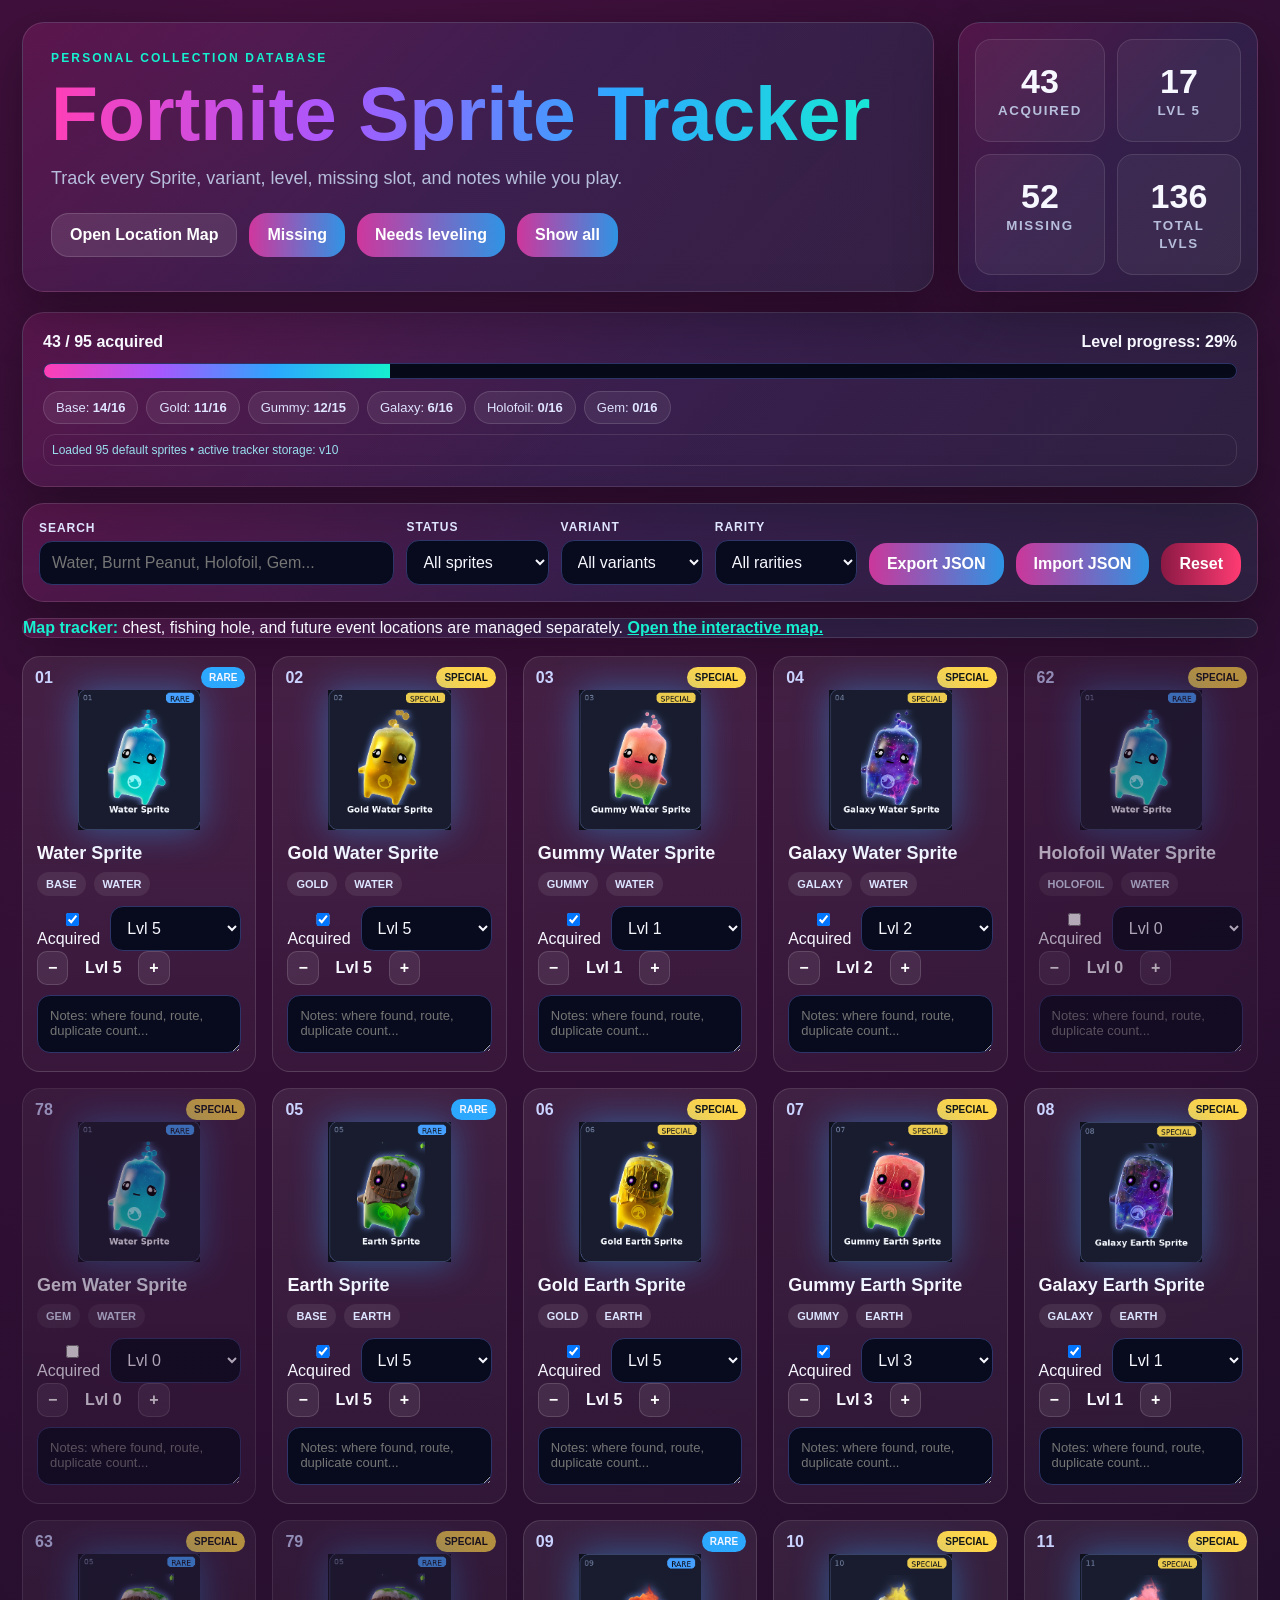
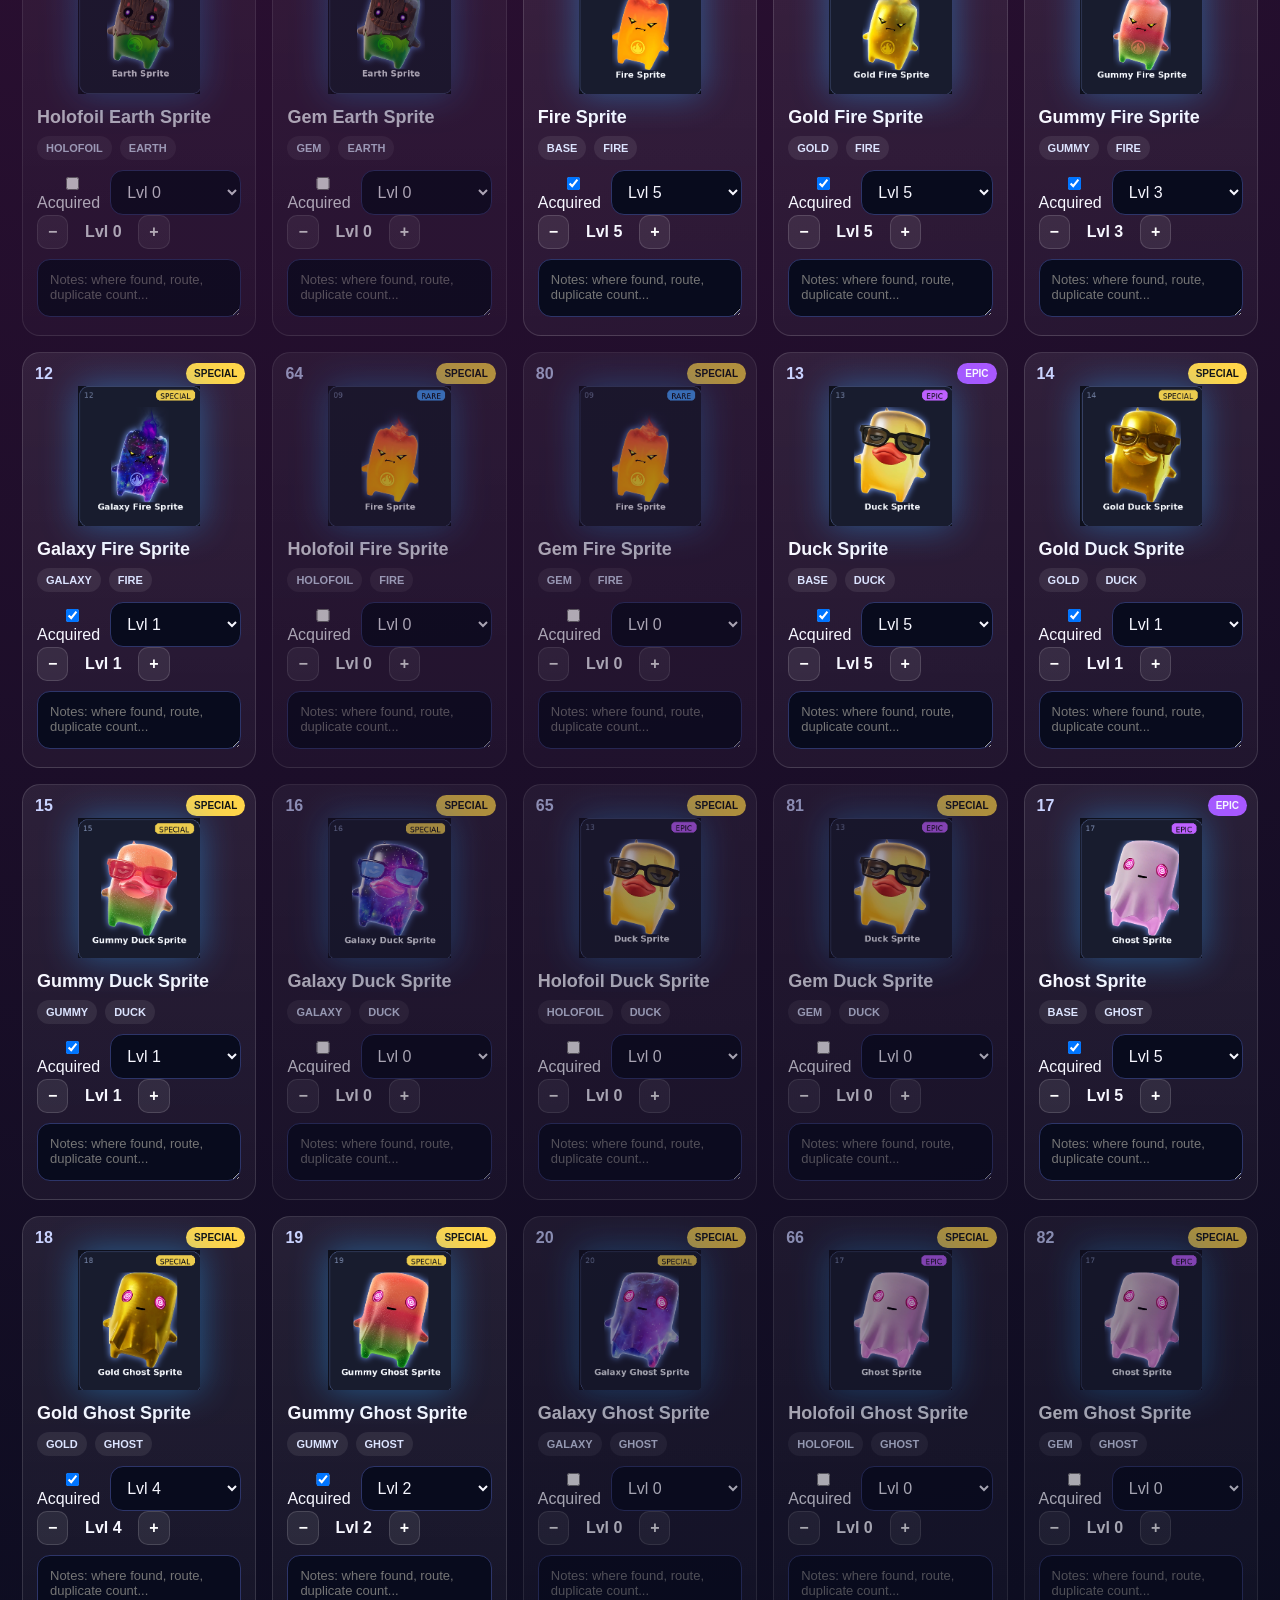
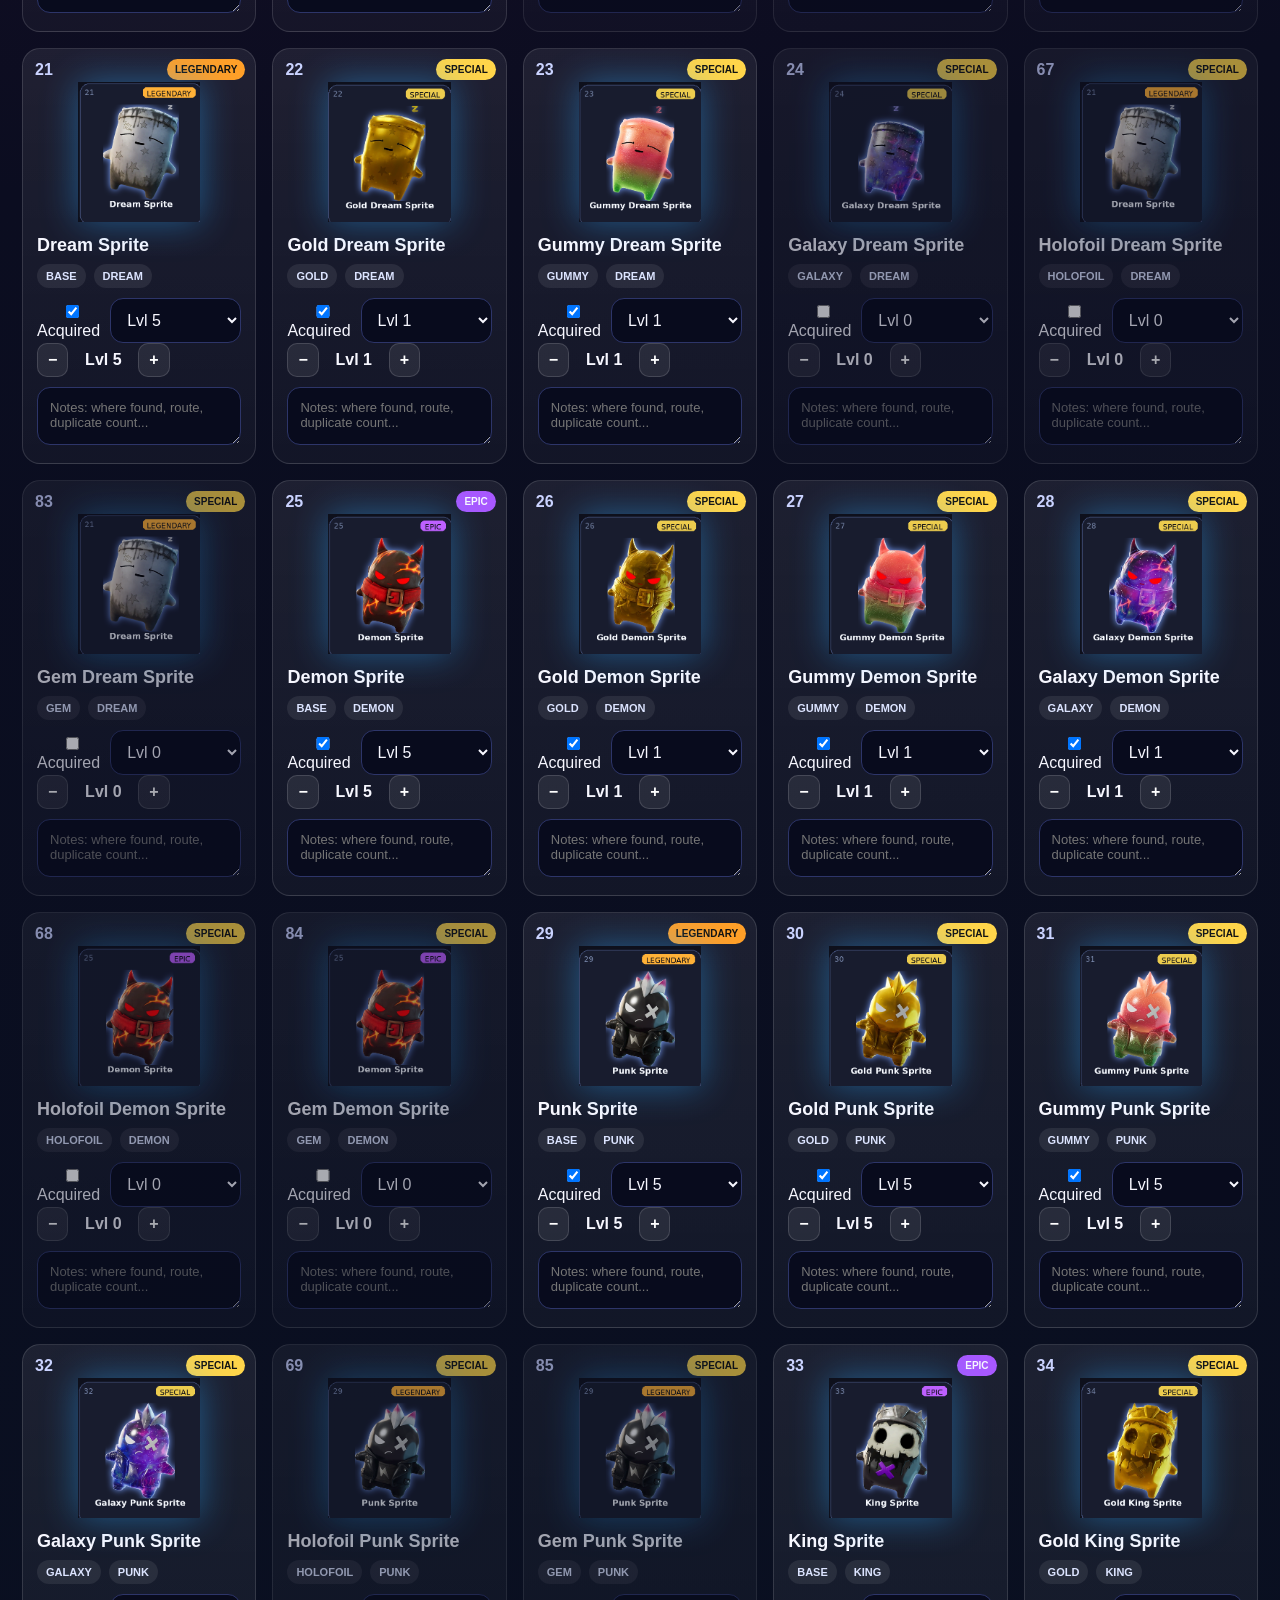
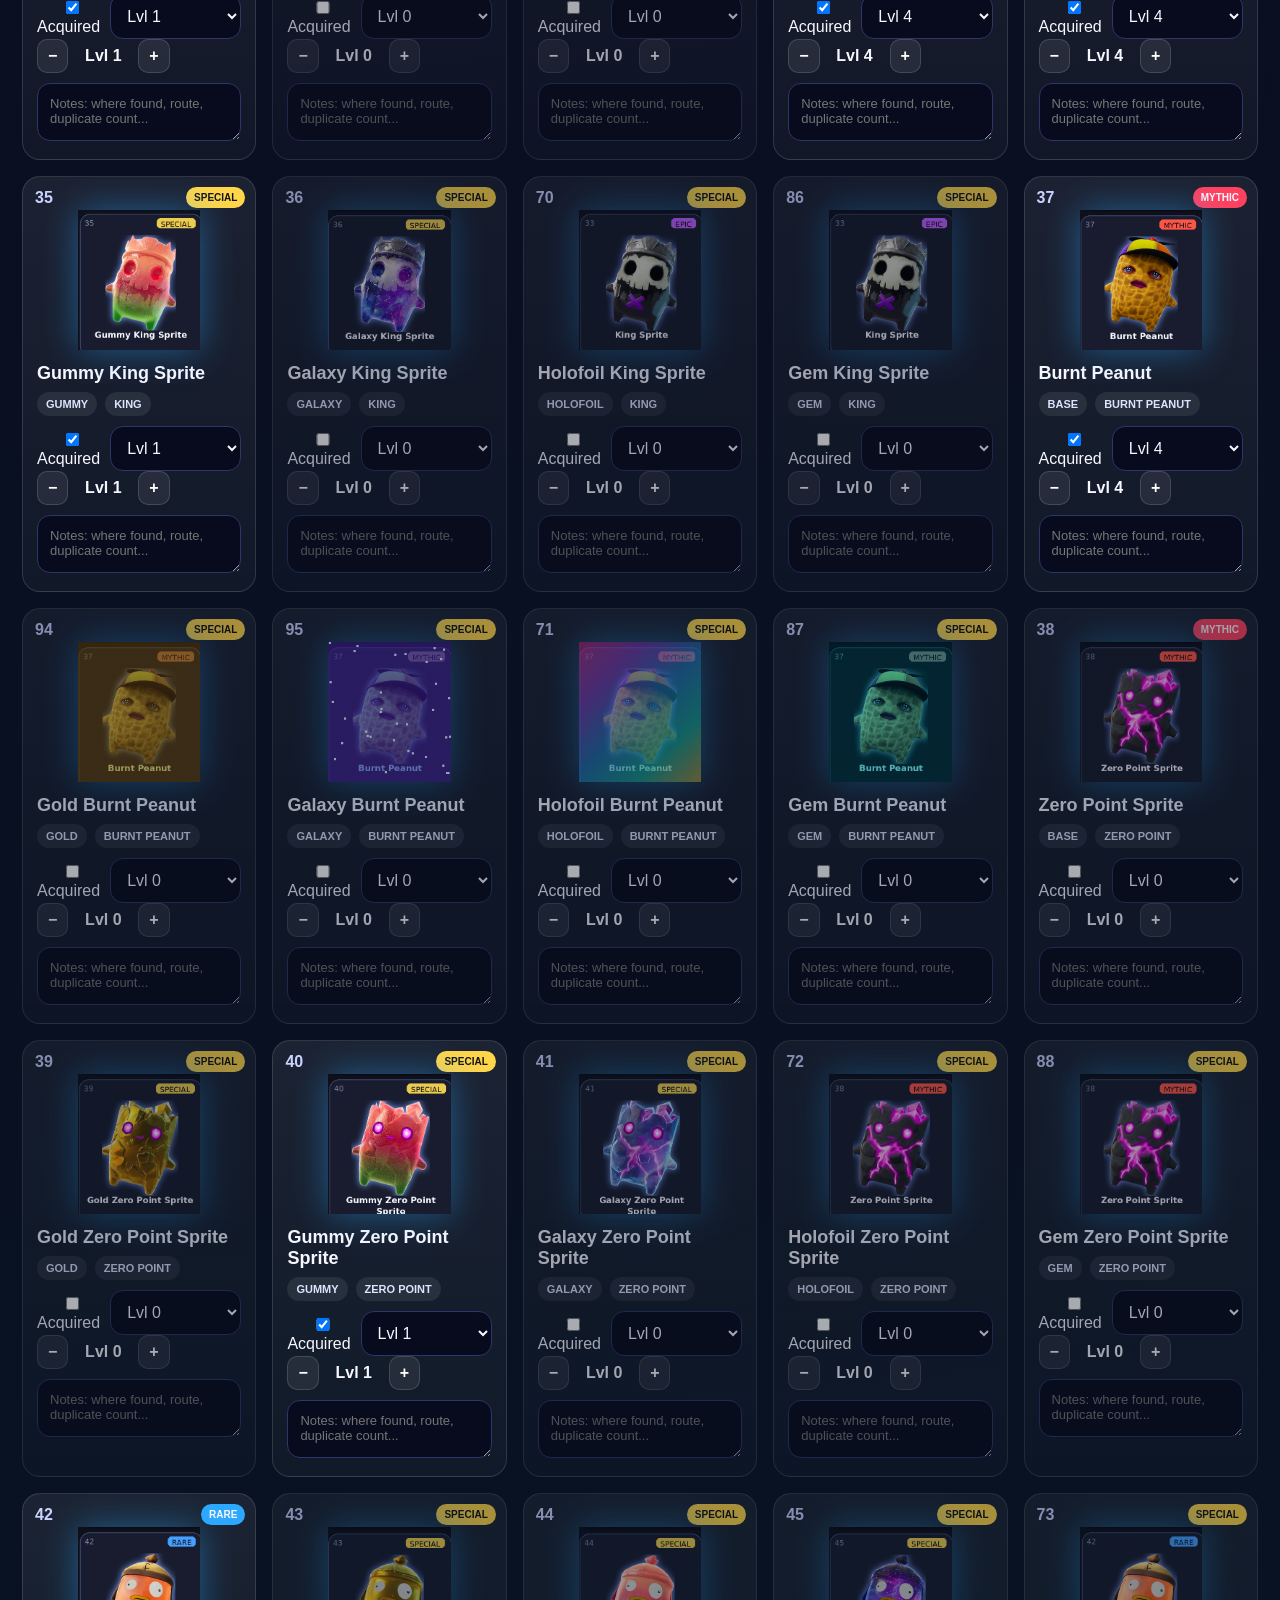
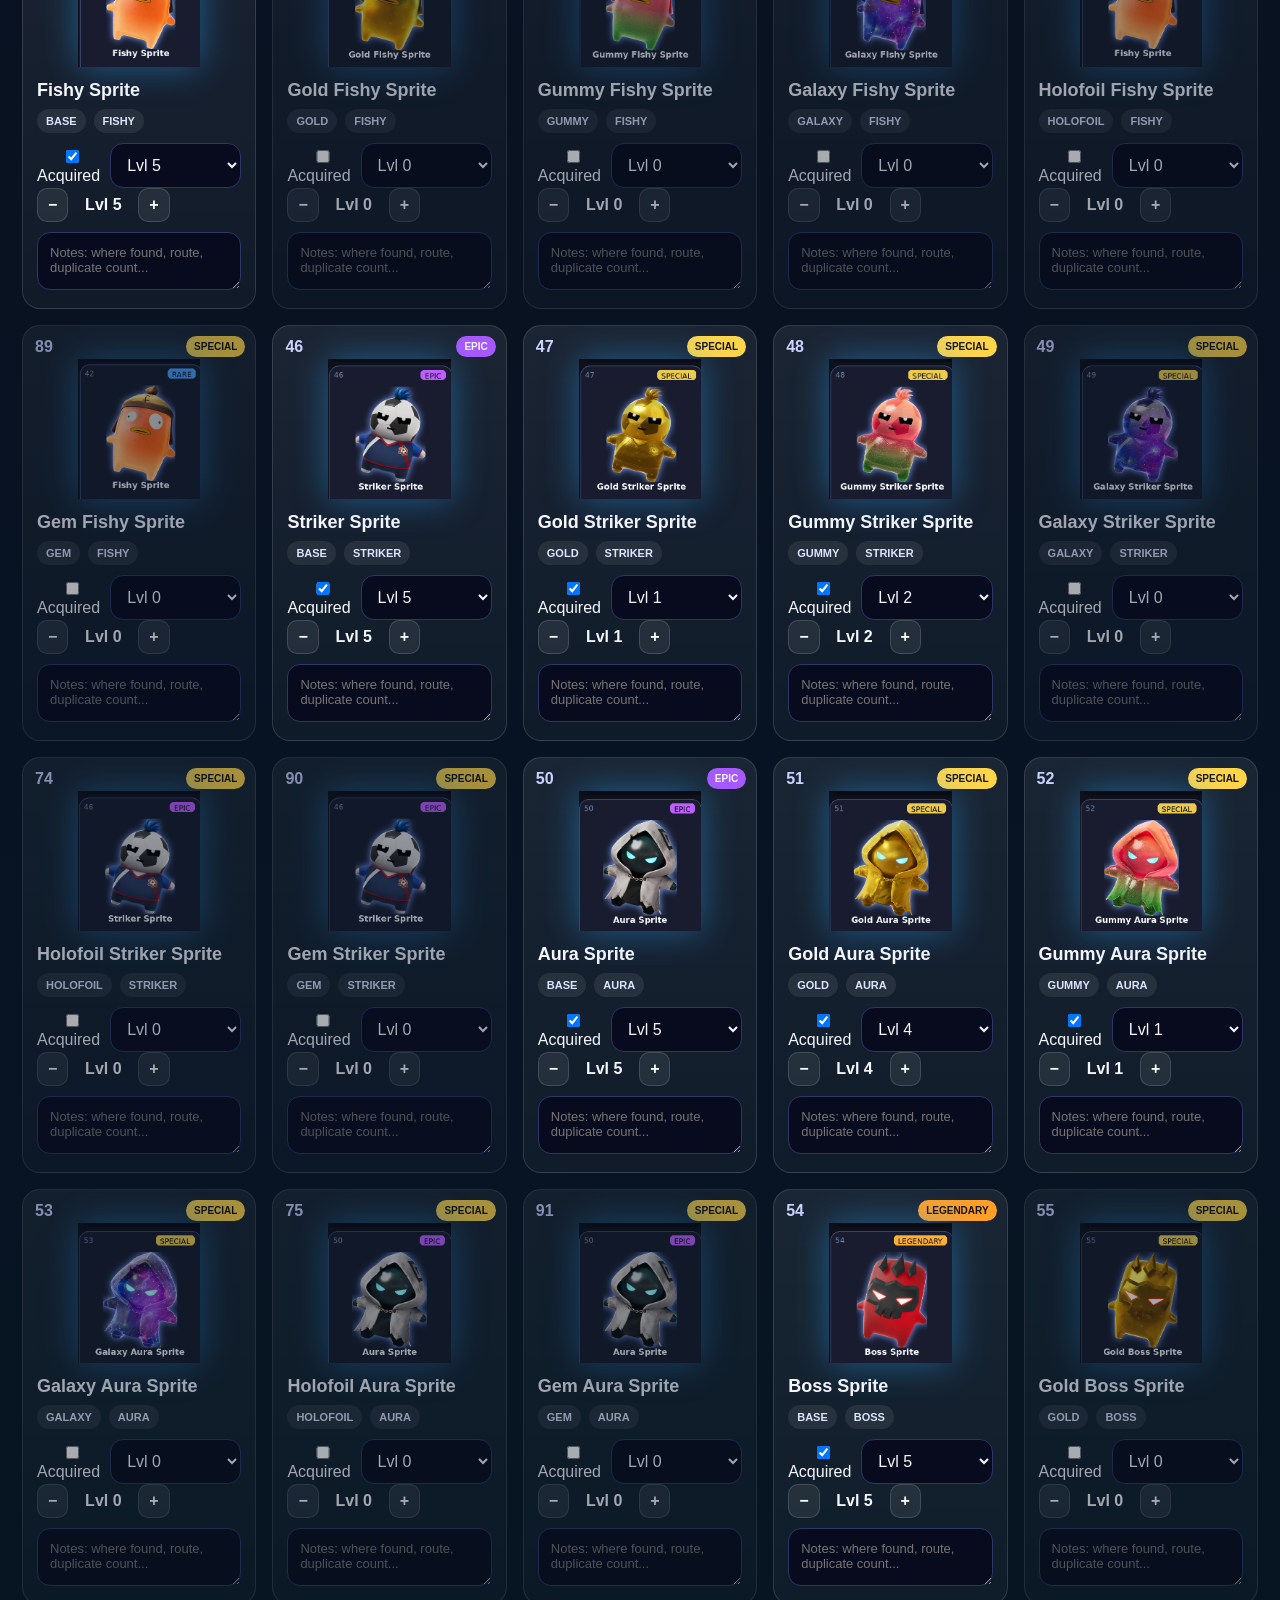
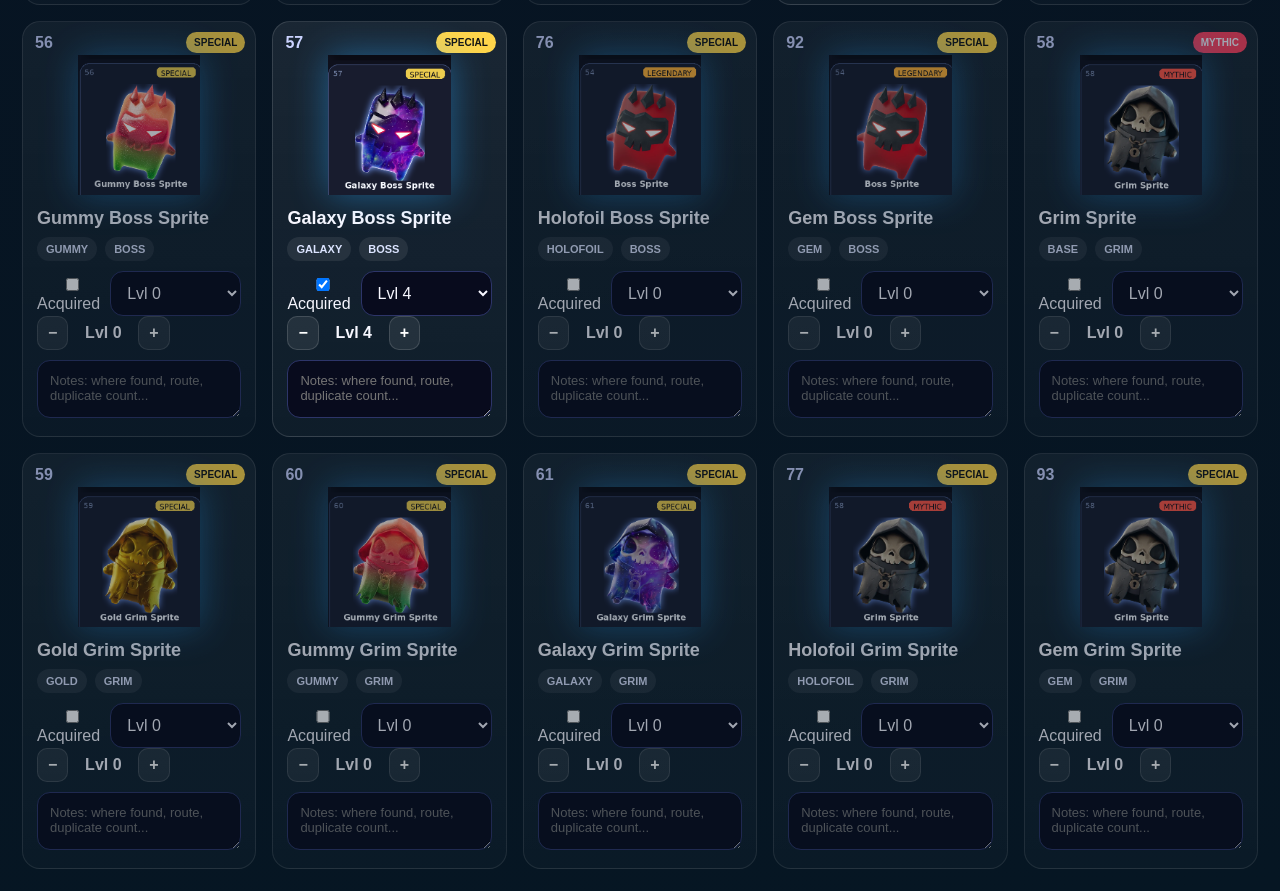
<file: index.html>
<!doctype html>
<html lang="en"><head><meta charset="utf-8"><meta name="viewport" content="width=device-width,initial-scale=1"><title>Fortnite Sprite Tracker</title><link rel="stylesheet" href="styles.css"></head>
<body data-page="tracker"><main class="page">
  <section class="hero">
    <div class="hero-main"><div class="eyebrow">Personal Collection Database</div><h1>Fortnite Sprite Tracker</h1><p>Track every Sprite, variant, level, missing slot, and notes while you play.</p><div class="button-row"><a class="btn secondary" href="map.html">Open Location Map</a><button id="showMissingBtn" class="btn">Missing</button><button id="showNeedsBtn" class="btn">Needs leveling</button><button id="showAllBtn" class="btn">Show all</button></div></div>
    <div class="stats-card"><div class="stat"><span id="acquiredCount">0</span><small>Acquired</small></div><div class="stat"><span id="maxedCount">0</span><small>Lvl 5</small></div><div class="stat"><span id="missingCount">0</span><small>Missing</small></div><div class="stat"><span id="totalLevel">0</span><small>Total Lvls</small></div></div>
  </section>
  <section class="panel progress-panel"><div class="progress-top"><span id="progressTitle">Loading sprites...</span><span id="progressText">Level progress: 0%</span></div><div class="bar"><div id="progressFill" class="fill"></div></div><div id="variantSummary" class="chips"></div><div id="debugStatus" class="debug"></div></section>
  <section class="panel toolbar">
    <div class="field"><label>Search</label><input id="search" placeholder="Water, Burnt Peanut, Holofoil, Gem..."></div>
    <div class="field"><label>Status</label><select id="filter"><option value="all">All sprites</option><option value="acquired">Acquired</option><option value="missing">Missing</option><option value="maxed">Level 5</option><option value="notmaxed">Needs leveling</option></select></div>
    <div class="field"><label>Variant</label><select id="variant"><option value="all">All variants</option><option>Base</option><option>Gold</option><option>Gummy</option><option>Galaxy</option><option>Holofoil</option><option>Gem</option></select></div>
    <div class="field"><label>Rarity</label><select id="rarity"><option value="all">All rarities</option><option>RARE</option><option>EPIC</option><option>LEGENDARY</option><option>MYTHIC</option><option>SPECIAL</option></select></div>
    <button id="exportBtn" class="btn">Export JSON</button><label class="btn" for="importFile">Import JSON</label><input id="importFile" type="file" accept="application/json" hidden><button id="resetBtn" class="btn danger">Reset</button>
  </section>
  <section class="panel" style="margin-top:16px"><strong style="color:var(--teal)">Map tracker:</strong> chest, fishing hole, and future event locations are managed separately. <a href="map.html">Open the interactive map.</a></section>
  <section id="grid" class="grid"></section>
</main>
<template id="cardTemplate"><article class="sprite-card"><div class="num"></div><div class="rarity"></div><div class="sprite-imgbox"><img class="sprite-img" alt=""></div><h2></h2><div class="tags"><span class="tag variant-tag"></span><span class="tag base-tag"></span></div><div class="row"><label><input type="checkbox" class="acquired"> Acquired</label><select class="level"><option value="0">Lvl 0</option><option value="1">Lvl 1</option><option value="2">Lvl 2</option><option value="3">Lvl 3</option><option value="4">Lvl 4</option><option value="5">Lvl 5</option></select></div><div class="quick"><button class="mini minus" type="button">−</button><span class="level-pill">Lvl 0</span><button class="mini plus" type="button">+</button></div><textarea class="notes" rows="2" placeholder="Notes: where found, route, duplicate count..."></textarea></article></template>
<script src="data.js"></script><script src="app.js"></script></body></html>
</file>
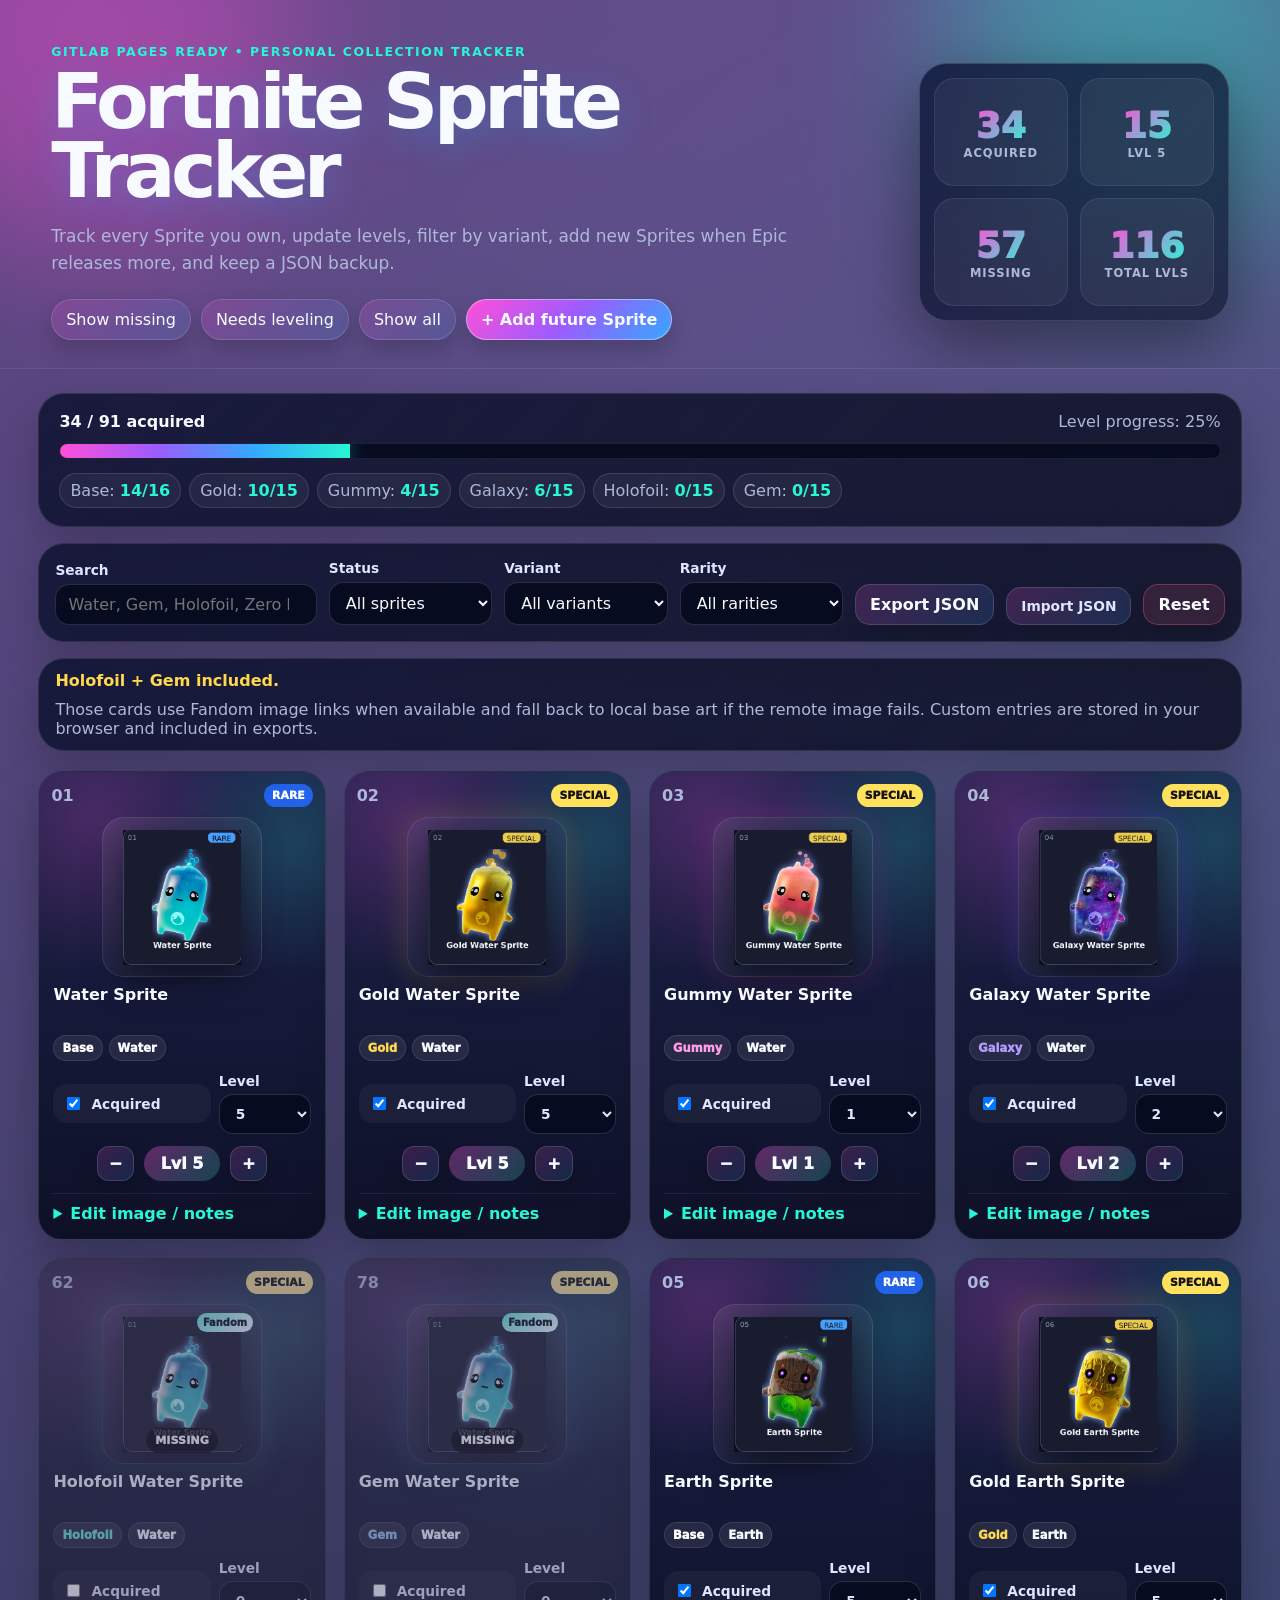
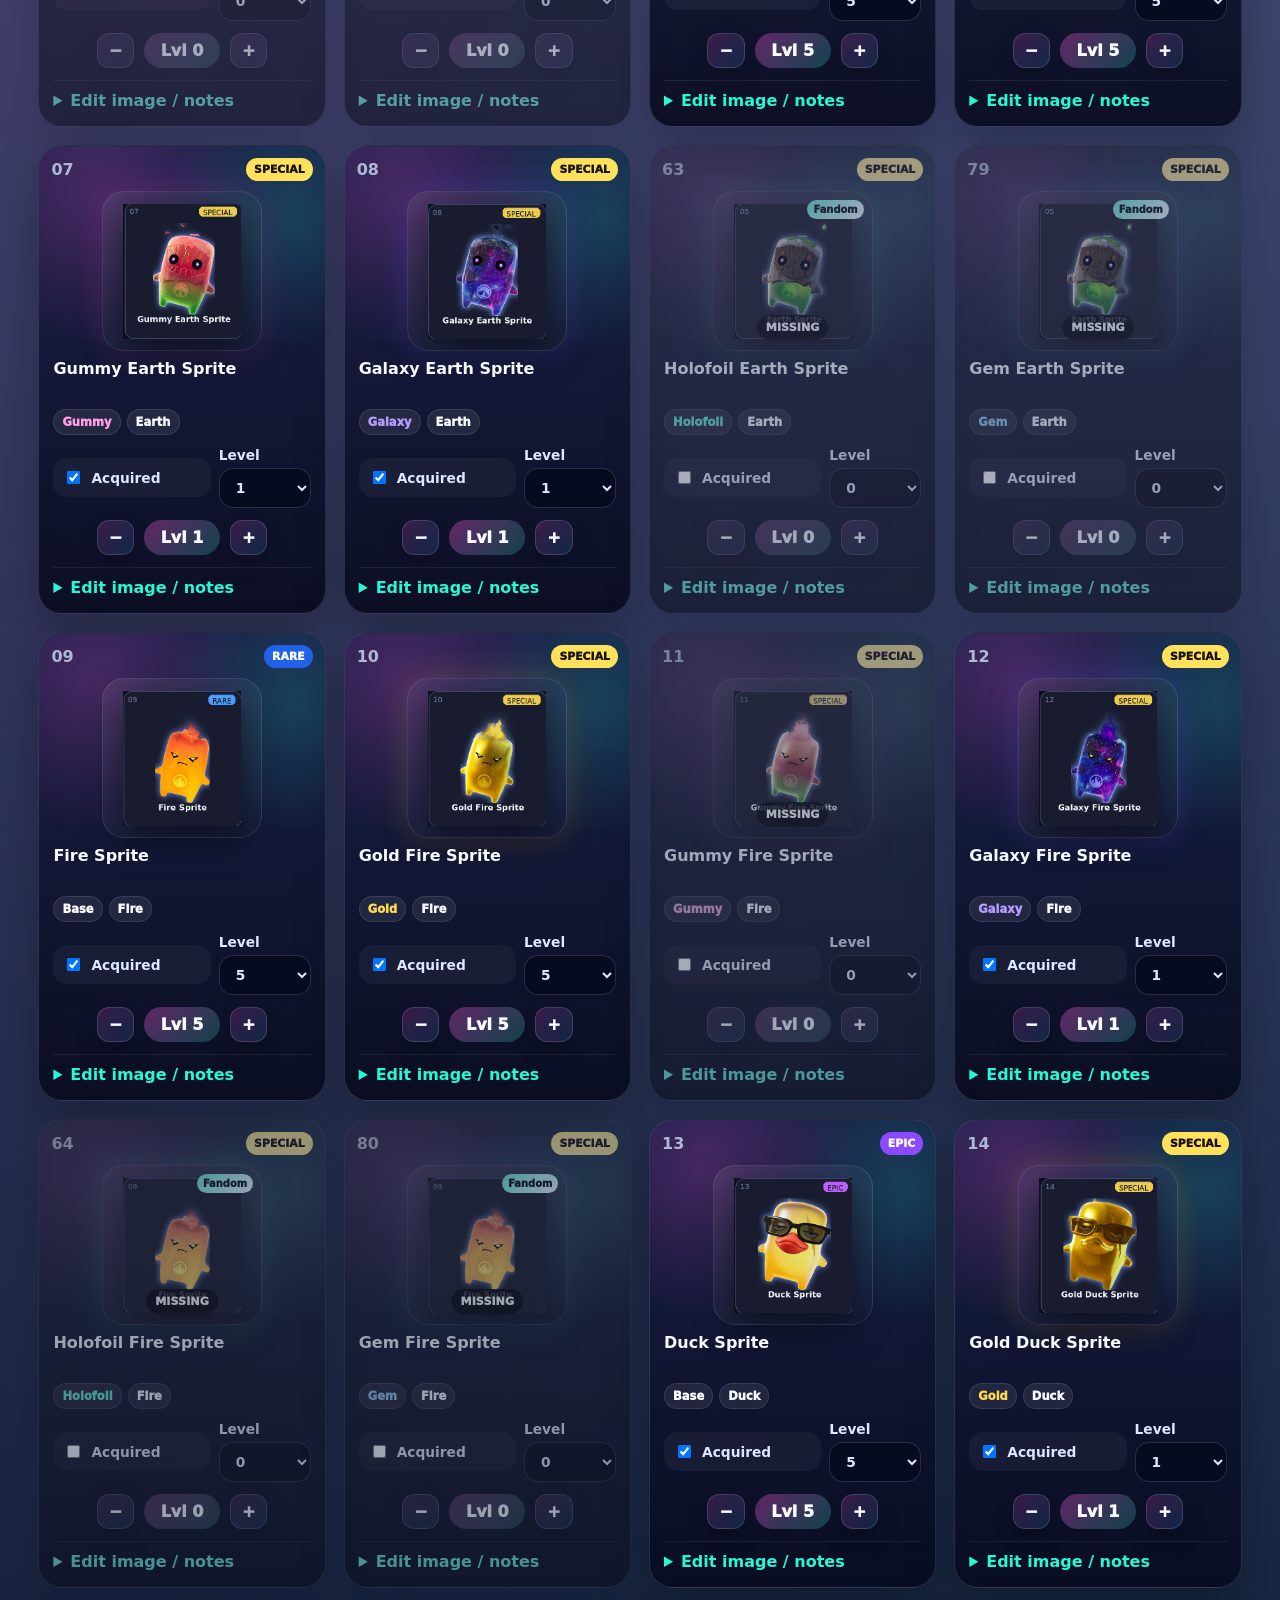
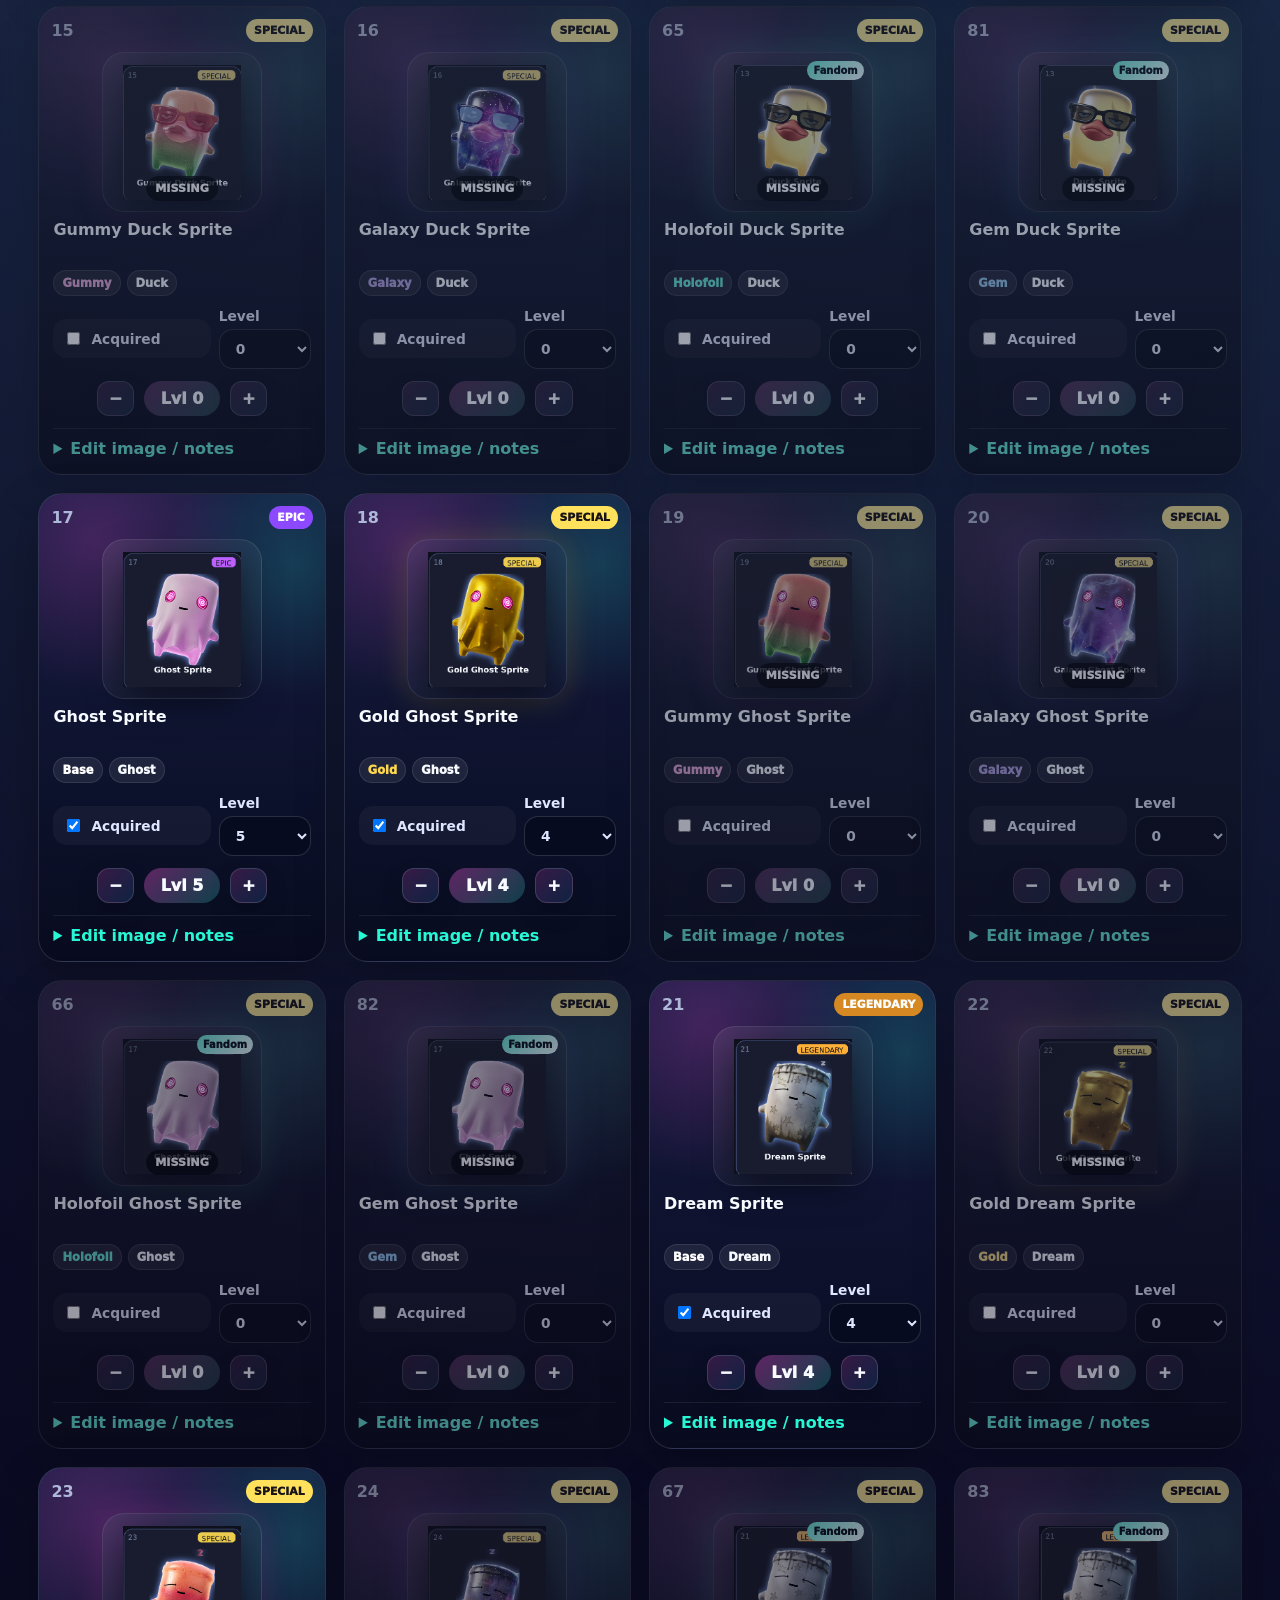
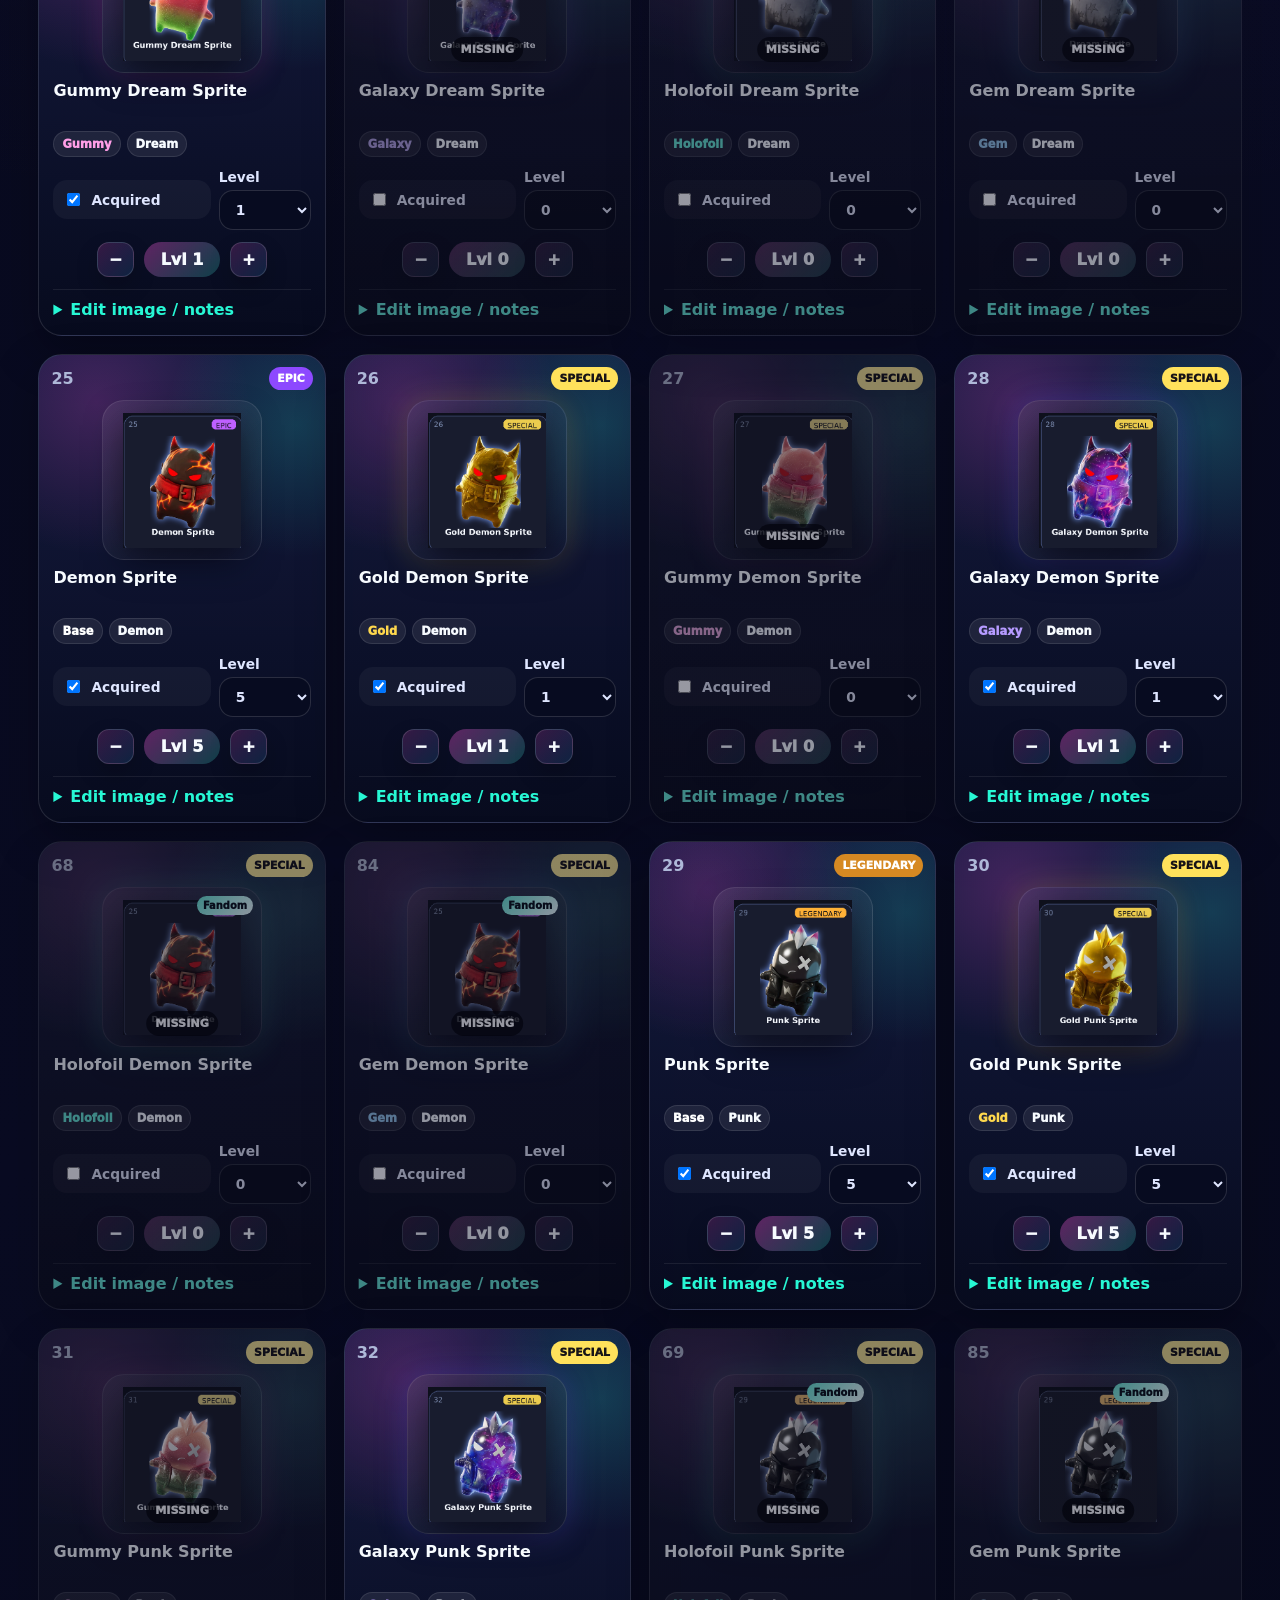
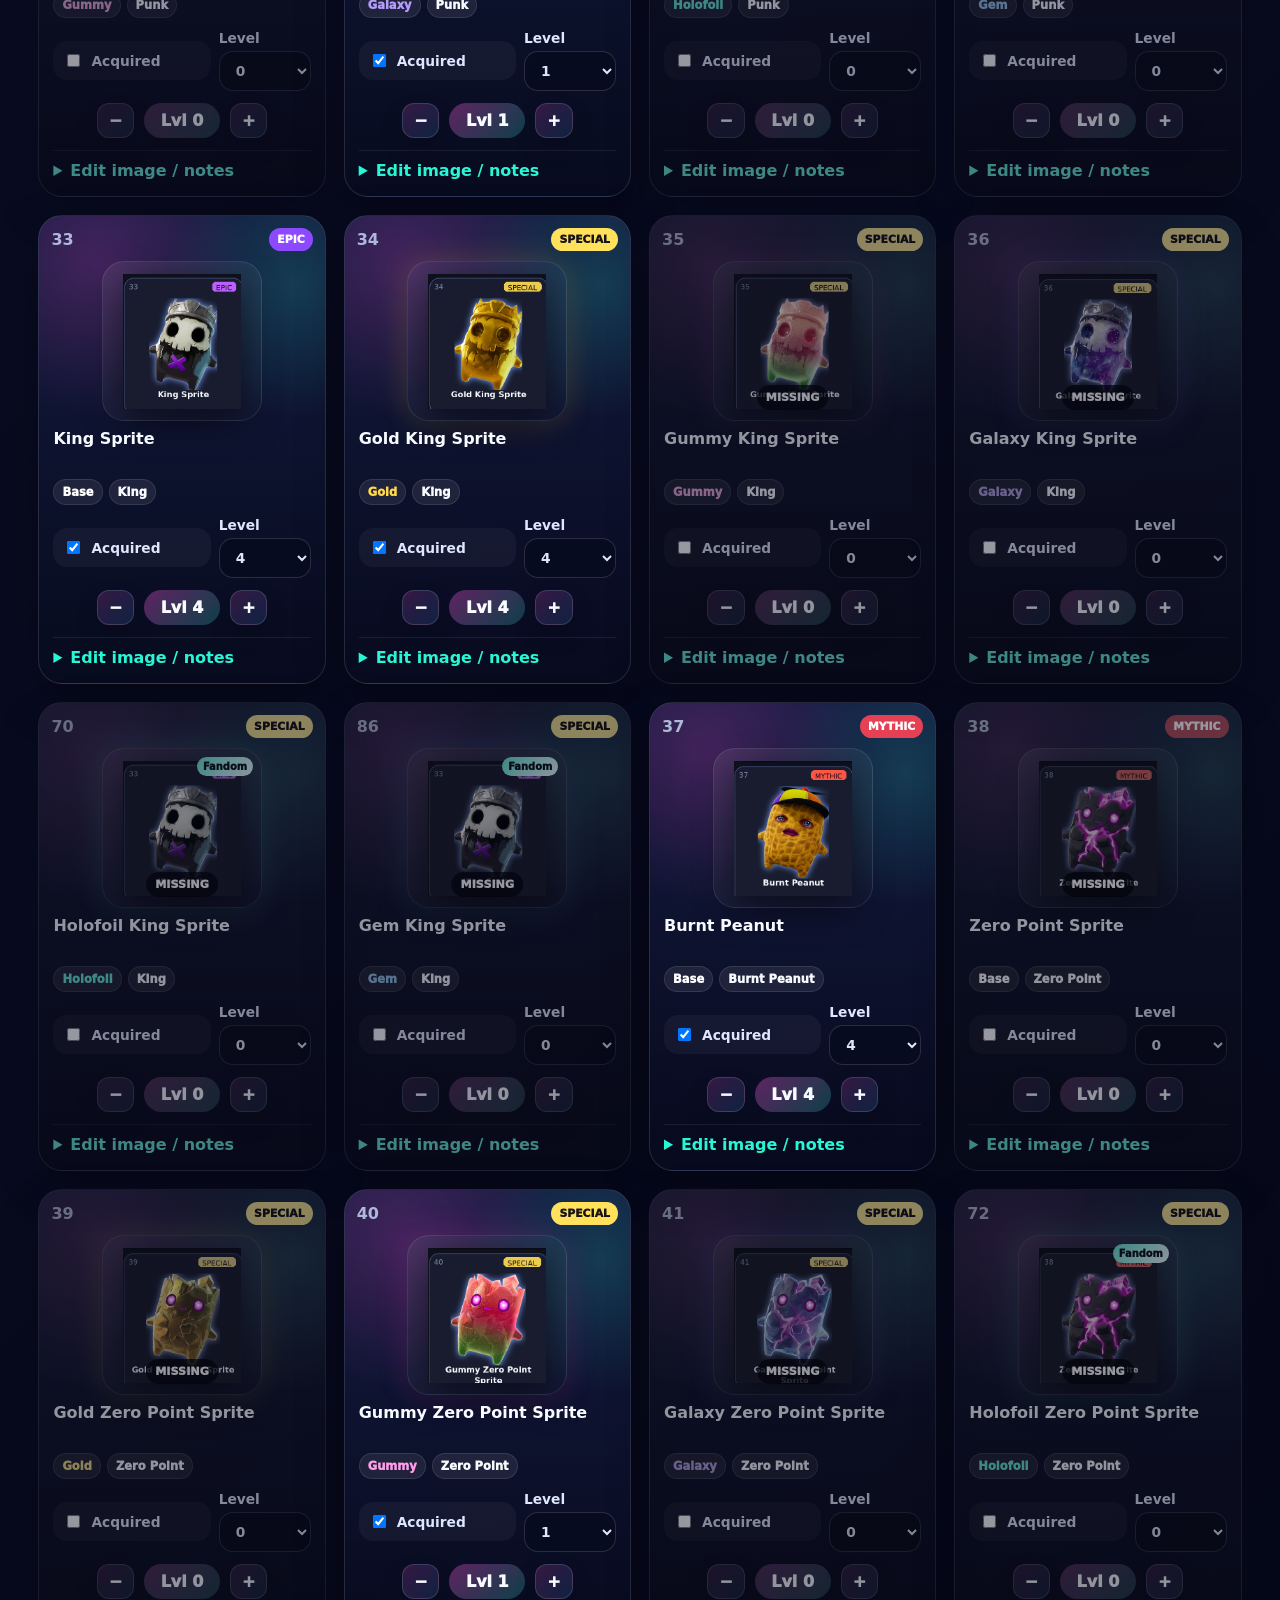
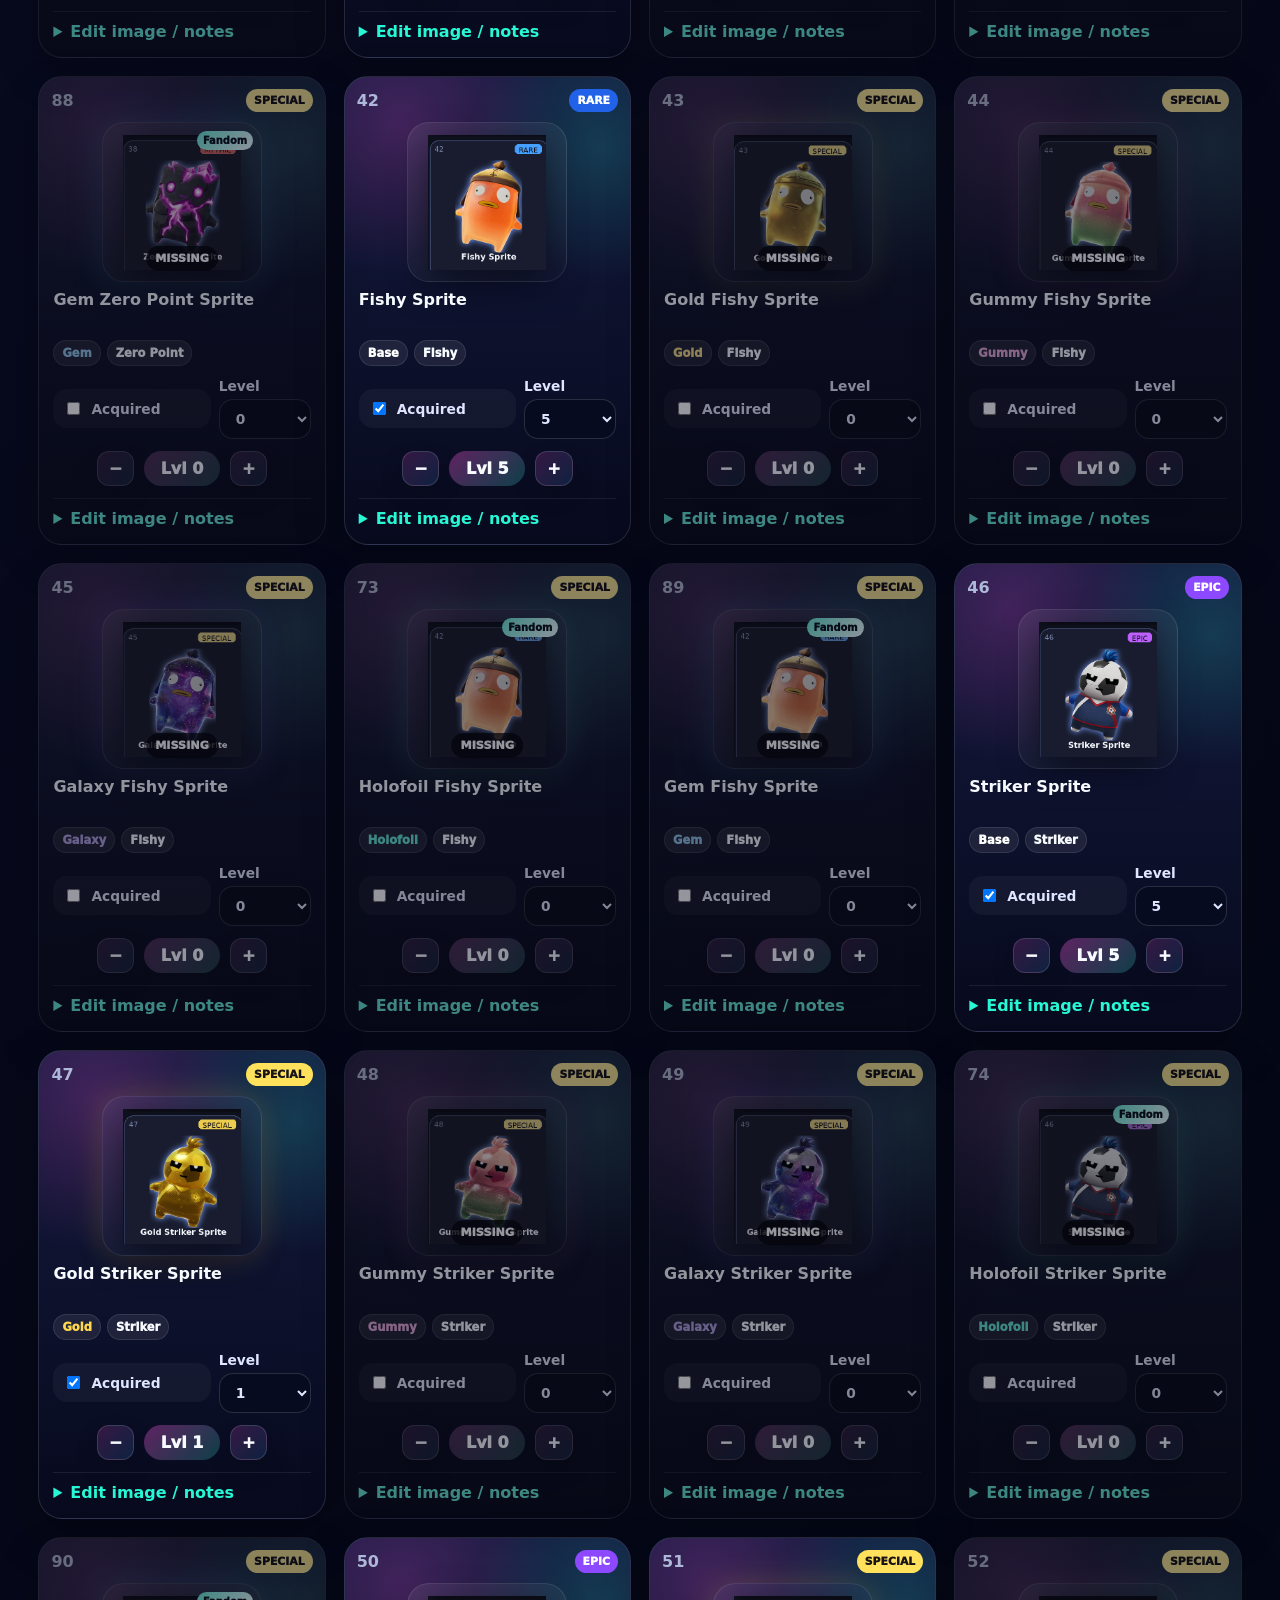
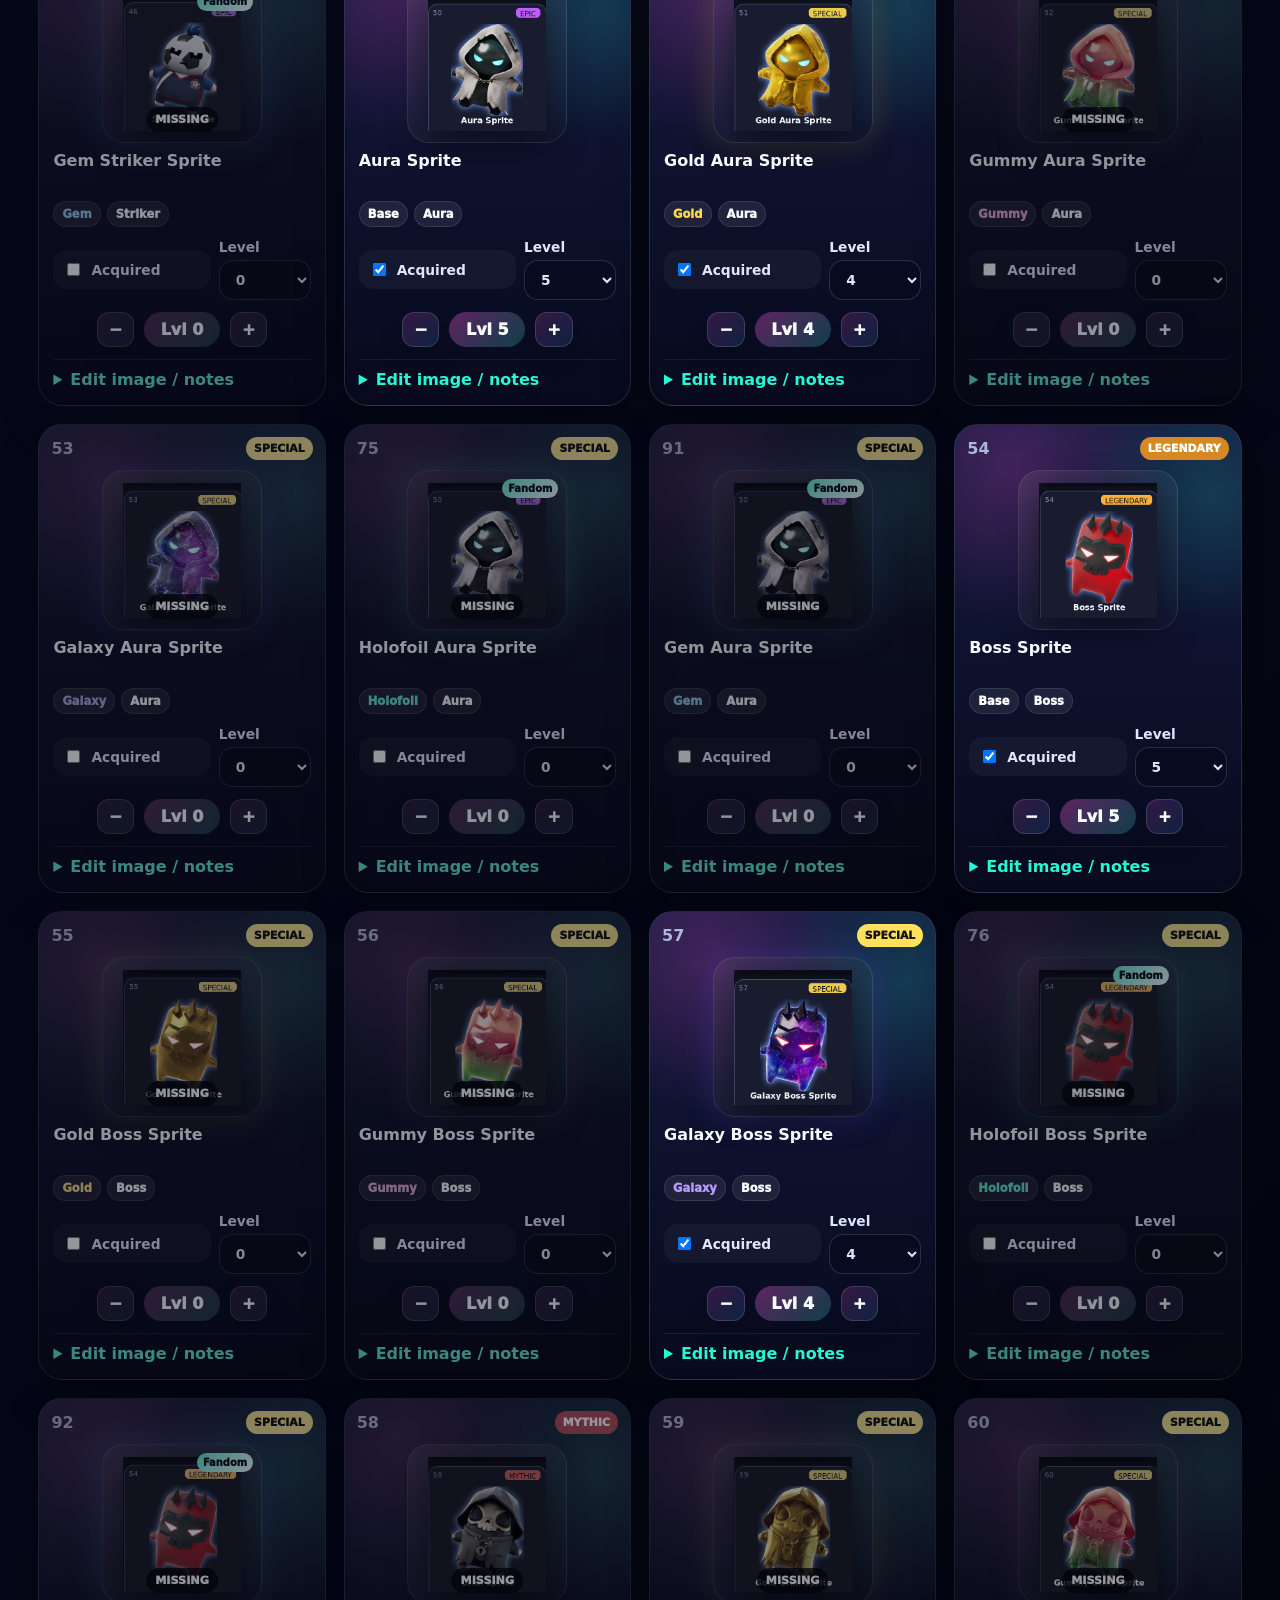
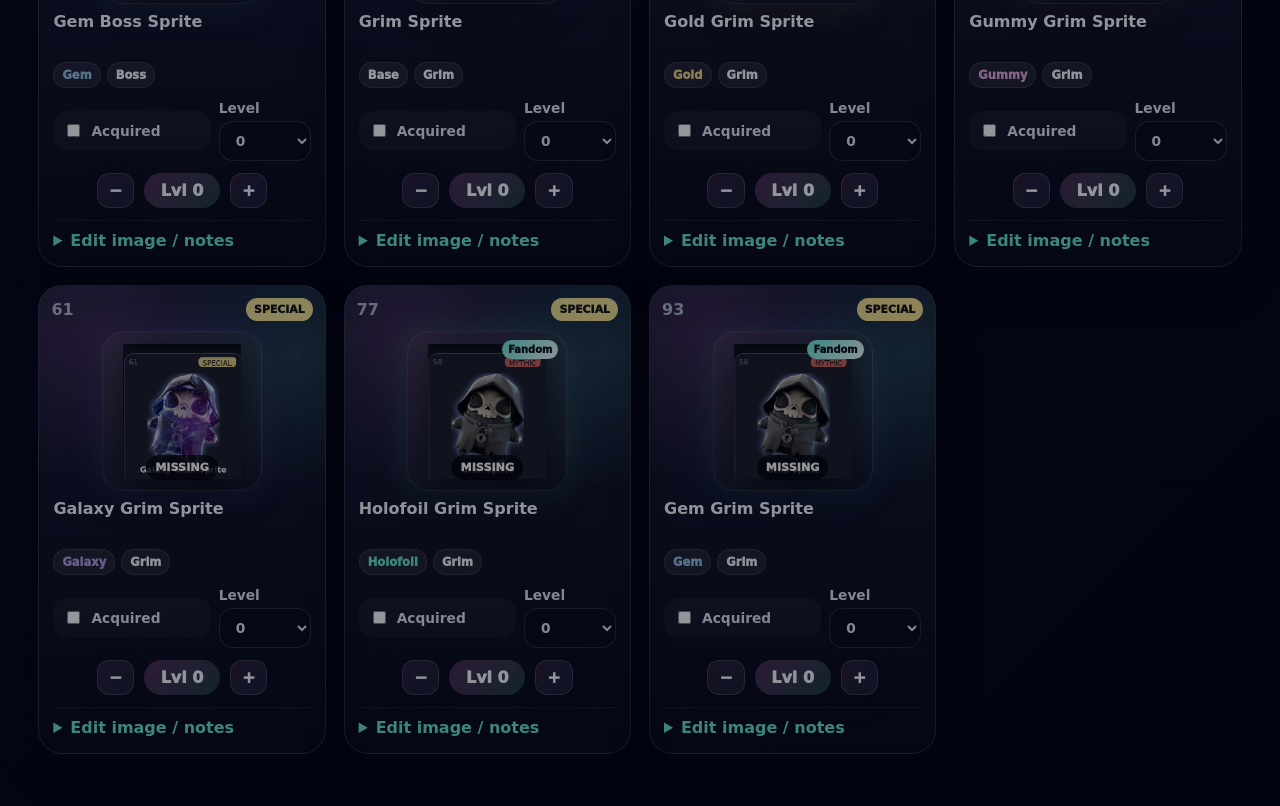
<file: public/index.html>
<!doctype html>
<html lang="en">
<head>
  <meta charset="utf-8" />
  <meta name="viewport" content="width=device-width, initial-scale=1" />
  <title>Fortnite Sprite Tracker</title>
  <meta name="description" content="Personal Fortnite Sprite collection tracker with levels, Holofoil and Gem variants, custom future sprite entries, and JSON backup." />
  <link rel="stylesheet" href="styles.css" />
</head>
<body>
  <header class="hero">
    <div class="hero__glow hero__glow--pink"></div>
    <div class="hero__glow hero__glow--teal"></div>
    <div class="hero-copy">
      <p class="eyebrow">GitLab Pages ready • Personal collection tracker</p>
      <h1>Fortnite Sprite Tracker</h1>
      <p class="sub">Track every Sprite you own, update levels, filter by variant, add new Sprites when Epic releases more, and keep a JSON backup.</p>
      <div class="hero-actions">
        <button id="showMissingBtn" class="chip-btn" type="button">Show missing</button>
        <button id="showNeedsBtn" class="chip-btn" type="button">Needs leveling</button>
        <button id="showAllBtn" class="chip-btn" type="button">Show all</button>
        <button id="addSpriteOpenBtn" class="chip-btn chip-btn--primary" type="button">+ Add future Sprite</button>
      </div>
    </div>
    <div class="hero-card" aria-label="Collection summary">
      <div class="stat"><span id="acquiredCount">0</span><small>Acquired</small></div>
      <div class="stat"><span id="maxedCount">0</span><small>Lvl 5</small></div>
      <div class="stat"><span id="missingCount">0</span><small>Missing</small></div>
      <div class="stat"><span id="totalLevel">0</span><small>Total Lvls</small></div>
    </div>
  </header>

  <main>
    <section class="progress-panel">
      <div class="progress-copy">
        <strong id="progressTitle">0 acquired</strong>
        <span id="progressText">Level progress: 0%</span>
      </div>
      <div class="progress-bar" aria-label="Total level progress"><span id="progressFill"></span></div>
      <div id="variantSummary" class="variant-summary"></div>
    </section>

    <section class="toolbar" aria-label="Tracker tools">
      <div class="search-wrap">
        <label for="search">Search</label>
        <input id="search" type="search" placeholder="Water, Gem, Holofoil, Zero Point..." />
      </div>
      <div class="select-wrap">
        <label for="filter">Status</label>
        <select id="filter">
          <option value="all">All sprites</option>
          <option value="acquired">Acquired only</option>
          <option value="missing">Missing only</option>
          <option value="maxed">Level 5 only</option>
          <option value="notmaxed">Needs leveling</option>
          <option value="custom">Custom / future only</option>
        </select>
      </div>
      <div class="select-wrap">
        <label for="variant">Variant</label>
        <select id="variant">
          <option value="all">All variants</option>
          <option value="Base">Base</option>
          <option value="Gold">Gold</option>
          <option value="Gummy">Gummy</option>
          <option value="Galaxy">Galaxy</option>
          <option value="Holofoil">Holofoil</option>
          <option value="Gem">Gem</option>
          <option value="Custom">Custom</option>
        </select>
      </div>
      <div class="select-wrap">
        <label for="rarity">Rarity</label>
        <select id="rarity">
          <option value="all">All rarities</option>
          <option value="RARE">Rare</option>
          <option value="EPIC">Epic</option>
          <option value="LEGENDARY">Legendary</option>
          <option value="MYTHIC">Mythic</option>
          <option value="SPECIAL">Special</option>
          <option value="UNKNOWN">Unknown</option>
        </select>
      </div>
      <button id="exportBtn" class="btn" type="button">Export JSON</button>
      <label class="btn import-btn" for="importFile">Import JSON</label>
      <input id="importFile" type="file" accept="application/json" hidden />
      <button id="resetBtn" class="btn danger" type="button">Reset</button>
    </section>

    <section class="notice-panel">
      <strong>Holofoil + Gem included.</strong>
      <span>Those cards use Fandom image links when available and fall back to local base art if the remote image fails. Custom entries are stored in your browser and included in exports.</span>
    </section>

    <section id="grid" class="grid" aria-live="polite"></section>
  </main>

  <template id="cardTemplate">
    <article class="sprite-card">
      <div class="card-top">
        <span class="number"></span>
        <span class="rarity"></span>
      </div>
      <div class="image-wrap">
        <img class="sprite-img" loading="lazy" alt="" />
        <span class="missing-overlay">Missing</span>
        <span class="remote-badge" title="Uses a remote Fandom image with local fallback">Fandom</span>
      </div>
      <div class="card-body">
        <h2></h2>
        <div class="tags">
          <span class="variant-tag"></span>
          <span class="base-tag"></span>
        </div>
        <div class="controls">
          <label class="check"><input class="acquired" type="checkbox" /> Acquired</label>
          <label class="level-label">Level
            <select class="level">
              <option value="0">0</option><option value="1">1</option><option value="2">2</option><option value="3">3</option><option value="4">4</option><option value="5">5</option>
            </select>
          </label>
        </div>
        <div class="level-row">
          <button class="mini minus" type="button">−</button>
          <span class="level-pill">Lvl 0</span>
          <button class="mini plus" type="button">+</button>
        </div>
        <details class="edit-details">
          <summary>Edit image / notes</summary>
          <label>Image URL
            <input class="image-url" type="url" placeholder="https://..." />
          </label>
          <label>Notes
            <textarea class="notes" rows="2" placeholder="Where you found it, who helped, etc."></textarea>
          </label>
          <button class="mini clear-img" type="button">Use default image</button>
          <button class="mini delete-custom" type="button">Delete custom</button>
        </details>
      </div>
    </article>
  </template>

  <dialog id="addDialog" class="dialog">
    <form id="addSpriteForm" method="dialog">
      <div class="dialog-head">
        <h2>Add future Sprite</h2>
        <button class="icon-btn" value="cancel" type="submit" aria-label="Close">×</button>
      </div>
      <div class="form-grid">
        <label>Name
          <input name="name" required placeholder="Holofoil New Sprite" />
        </label>
        <label>Base name
          <input name="baseName" required placeholder="New Sprite" />
        </label>
        <label>Variant
          <select name="variantFamily">
            <option>Base</option><option>Gold</option><option>Gummy</option><option>Galaxy</option><option>Holofoil</option><option>Gem</option><option selected>Custom</option>
          </select>
        </label>
        <label>Rarity
          <select name="rarity">
            <option>UNKNOWN</option><option>RARE</option><option>EPIC</option><option>LEGENDARY</option><option>MYTHIC</option><option>SPECIAL</option>
          </select>
        </label>
        <label>Level
          <select name="level"><option>0</option><option>1</option><option>2</option><option>3</option><option>4</option><option>5</option></select>
        </label>
        <label class="checkbox-line"><input name="acquired" type="checkbox" /> Acquired</label>
        <label class="wide">Image URL
          <input name="image" type="url" placeholder="https://... or assets/my-sprite.png" />
        </label>
        <label class="wide">Notes
          <textarea name="notes" rows="3" placeholder="Optional"></textarea>
        </label>
      </div>
      <div class="dialog-actions">
        <button class="btn" value="cancel" type="submit">Cancel</button>
        <button class="btn btn-primary" id="saveCustomBtn" value="default" type="submit">Add Sprite</button>
      </div>
    </form>
  </dialog>

  <script src="data.js"></script>
  <script src="app.js"></script>
</body>
</html>
</file>
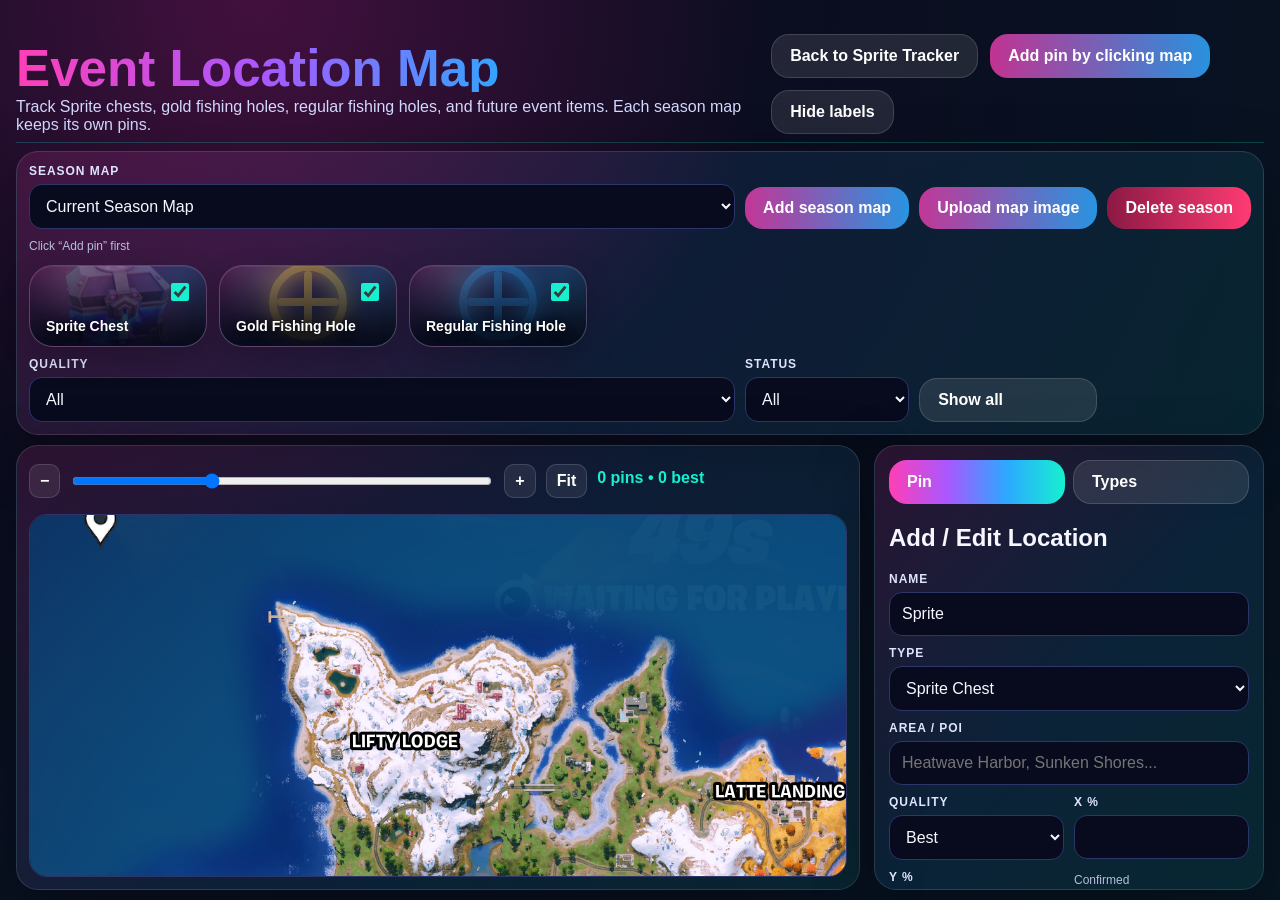
<file: map.html>
<!doctype html>
<html lang="en"><head><meta charset="utf-8"><meta name="viewport" content="width=device-width,initial-scale=1"><title>Fortnite Event Location Map</title><link rel="stylesheet" href="styles.css"></head>
<body data-page="map"><main class="map-page">
  <header class="map-header"><div><h1>Event Location Map</h1><p>Track Sprite chests, gold fishing holes, regular fishing holes, and future event items. Each season map keeps its own pins.</p></div><div class="button-row"><a class="btn secondary" href="index.html">Back to Sprite Tracker</a><button id="addPinModeBtn" class="btn">Add pin by clicking map</button><button id="toggleLabelsBtn" class="btn secondary">Hide labels</button></div></header>
  <section class="panel map-controls"><div class="field"><label>Season Map</label><select id="seasonSelect"></select></div><button id="newSeasonBtn" class="btn">Add season map</button><label class="btn" for="seasonImageFile">Upload map image</label><input id="seasonImageFile" type="file" accept="image/*" hidden><button id="deleteSeasonBtn" class="btn danger">Delete season</button><div id="mapHint" class="help">Click “Add pin” first</div><div id="typeFilters" class="chips"></div><div class="field"><label>Quality</label><select id="qualityFilter"><option value="all">All</option><option>Best</option><option>Good</option><option>Testing</option><option>Removed</option></select></div><div class="field"><label>Status</label><select id="confirmedFilter"><option value="all">All</option><option value="confirmed">Confirmed</option><option value="unconfirmed">Unconfirmed</option></select></div><button id="showAllMapBtn" class="btn secondary">Show all</button></section>
  <section class="map-layout">
    <div class="map-card"><div class="zoombar"><button id="zoomOutBtn" class="mini">−</button><input id="mapZoom" type="range" min="0.45" max="2.2" step="0.05" value="1"><button id="zoomInBtn" class="mini">+</button><button id="fitMapBtn" class="mini">Fit</button><span id="pinStats" class="pin-stats">0 pins</span></div><div id="mapScroll" class="map-scroll"><div id="mapStage" class="map-stage"><img id="seasonMap" class="season-map" src="assets/current-season-map.png" alt="Season map"><div id="pinLayer" class="pin-layer"></div></div></div></div>
    <aside class="side-card"><div class="tabs"><button id="pinTabBtn" class="btn active">Pin</button><button id="typeTabBtn" class="btn secondary">Types</button></div>
      <section id="pinEditorPanel"><h2>Add / Edit Location</h2><div class="form-grid"><div class="field full"><label>Name</label><input id="pinName" value="Sprite"></div><div class="field full"><label>Type</label><select id="pinType"></select></div><div class="field full"><label>Area / POI</label><input id="pinArea" placeholder="Heatwave Harbor, Sunken Shores..."></div><div class="field"><label>Quality</label><select id="pinQuality"><option>Best</option><option>Good</option><option>Testing</option><option>Removed</option></select></div><div class="field"><label>X %</label><input id="pinX" type="number" step="0.01"></div><div class="field"><label>Y %</label><input id="pinY" type="number" step="0.01"></div><label class="field"><span class="help">Confirmed</span><input id="pinConfirmed" type="checkbox"></label><div class="field full"><label>Notes / Sprite or item found</label><textarea id="pinNotes" rows="3" placeholder="Example: Gold Punk, Gummy Fire, route details..."></textarea></div><div class="field full"><label>Close-up screenshot</label><input id="pinCloseup" type="file" accept="image/*"><img id="closeupPreview" class="preview" alt="close-up preview"></div></div><div class="button-row"><button id="savePinBtn" class="btn">Save pin</button><button id="clearPinBtn" class="btn secondary">Clear</button><button id="deletePinBtn" class="btn danger">Delete</button></div><hr><div class="button-row"><button id="exportPinsBtn" class="btn secondary">Export Map JSON</button><label class="btn secondary" for="importPinsFile">Import Map JSON</label><input id="importPinsFile" type="file" accept="application/json" hidden><button id="resetMapBtn" class="btn danger">Reset map data</button></div><div id="mapDebug" class="debug"></div></section>
      <section id="typeEditorPanel" hidden><h2>Location Types</h2><div id="legend" class="legend"></div><h3>Create custom type</h3><div class="field"><label>Type name</label><input id="newTypeName" placeholder="Event chest, boss item..."></div><div class="field"><label>Color</label><input id="newTypeColor" type="color" value="#16f0d0"></div><div class="field"><label>Icon image</label><input id="newTypeIcon" type="file" accept="image/*"></div><label><input id="newTypeVisible" type="checkbox" checked> Visible by default</label><button id="addTypeBtn" class="btn">Add custom type</button><div id="typeList" class="type-list"></div></section>
    </aside>
  </section>
</main><script src="data.js"></script><script src="app.js"></script></body></html>
</file>
<file: styles.css>
:root{
  --bg:#080a1a;--panel:#121633;--panel2:#171b3f;--line:#2d3569;--text:#f7f7ff;--muted:#b7bedc;
  --pink:#ff3fb7;--purple:#a858ff;--blue:#2da8ff;--teal:#16f0d0;--gold:#ffd54a;--danger:#ff3b73;
  --grad:linear-gradient(90deg,var(--pink),var(--purple),var(--blue),var(--teal));
}
*{box-sizing:border-box}body{margin:0;background:radial-gradient(circle at 20% 0%,#43103e 0,#0b0d20 38%,#061623 100%);color:var(--text);font-family:Inter,Segoe UI,Roboto,Arial,sans-serif;min-height:100vh}button,input,select,textarea{font:inherit}a{color:var(--teal);font-weight:800}.page{padding:22px}.hero{display:grid;grid-template-columns:1fr 300px;gap:24px;align-items:stretch}.hero-main,.stats-card,.panel,.map-card,.side-card{background:linear-gradient(135deg,rgba(255,63,183,.14),rgba(45,168,255,.10),rgba(22,240,208,.08));border:1px solid rgba(255,255,255,.12);border-radius:22px;box-shadow:0 18px 60px rgba(0,0,0,.35)}.hero-main{padding:28px}.eyebrow{text-transform:uppercase;letter-spacing:.18em;color:var(--teal);font-weight:900;font-size:12px}.hero h1{font-size:clamp(46px,6vw,88px);line-height:.95;margin:12px 0;background:var(--grad);-webkit-background-clip:text;background-clip:text;color:transparent}.hero p{font-size:18px;color:var(--muted);max-width:840px}.button-row{display:flex;gap:12px;flex-wrap:wrap;margin-top:24px}.btn{border:0;border-radius:18px;padding:12px 18px;color:white;background:linear-gradient(90deg,rgba(255,63,183,.75),rgba(45,168,255,.85));font-weight:900;cursor:pointer;text-decoration:none;display:inline-flex;align-items:center;gap:8px}.btn.secondary{background:rgba(255,255,255,.1);border:1px solid rgba(255,255,255,.14)}.btn.danger{background:linear-gradient(90deg,#8b1944,var(--danger))}.btn:disabled{opacity:.45;cursor:not-allowed}.stats-card{padding:16px;display:grid;grid-template-columns:1fr 1fr;gap:12px}.stat{background:rgba(255,255,255,.05);border:1px solid rgba(255,255,255,.1);border-radius:16px;padding:22px;text-align:center}.stat span{display:block;font-size:34px;font-weight:900}.stat small{text-transform:uppercase;letter-spacing:.12em;color:var(--muted);font-weight:900}.progress-panel{margin-top:20px;padding:20px}.progress-top{display:flex;justify-content:space-between;gap:12px;font-weight:900}.bar{height:16px;background:#070a19;border:1px solid var(--line);border-radius:999px;overflow:hidden;margin:12px 0}.fill{height:100%;width:0;background:var(--grad)}.chips{display:flex;gap:8px;flex-wrap:wrap}.chip{padding:8px 12px;border-radius:999px;background:rgba(255,255,255,.07);border:1px solid rgba(255,255,255,.13);font-size:13px;color:#dfe4ff}.toolbar{margin-top:16px;padding:16px;display:grid;grid-template-columns:2fr .8fr .8fr .8fr auto auto auto;gap:12px;align-items:end}.field label{display:block;font-size:12px;text-transform:uppercase;letter-spacing:.08em;color:#dfe4ff;font-weight:900;margin:0 0 6px}input,select,textarea{width:100%;background:#080b1d;border:1px solid var(--line);color:var(--text);border-radius:13px;padding:12px}textarea{resize:vertical}.grid{margin-top:18px;display:grid;grid-template-columns:repeat(auto-fill,minmax(230px,1fr));gap:16px}.sprite-card{position:relative;padding:14px;background:linear-gradient(180deg,rgba(255,255,255,.08),rgba(255,255,255,.035));border:1px solid rgba(255,255,255,.13);border-radius:18px;overflow:hidden}.sprite-card.missing{opacity:.65}.num{position:absolute;top:12px;left:12px;font-weight:900;color:#cbd3ff}.rarity{position:absolute;top:10px;right:10px;border-radius:999px;padding:5px 8px;font-size:10px;font-weight:900;background:#2da8ff}.rarity.SPECIAL{background:var(--gold);color:#121212}.rarity.EPIC{background:#a858ff}.rarity.LEGENDARY{background:#ff9f28;color:#111}.rarity.MYTHIC{background:#ff415f}.sprite-imgbox{height:150px;display:flex;align-items:center;justify-content:center;margin-top:14px}.sprite-imgbox img{max-width:130px;max-height:140px;object-fit:contain;filter:drop-shadow(0 0 18px rgba(45,168,255,.45))}.sprite-card h2{font-size:18px;margin:8px 0 8px}.tags{display:flex;gap:8px;flex-wrap:wrap;margin-bottom:10px}.tag{font-size:11px;font-weight:900;text-transform:uppercase;padding:6px 9px;border-radius:999px;background:rgba(255,255,255,.08);color:#dce4ff}.row{display:flex;align-items:center;gap:10px;justify-content:space-between}.quick{display:flex;gap:6px;align-items:center}.mini{width:auto;padding:7px 10px;border-radius:10px;background:rgba(255,255,255,.08);border:1px solid rgba(255,255,255,.14);color:white;font-weight:900;cursor:pointer}.level-pill{min-width:58px;text-align:center;font-weight:900}.notes{margin-top:10px;min-height:58px;font-size:13px}.empty{padding:30px;text-align:center;color:var(--muted);background:rgba(255,255,255,.05);border-radius:18px;border:1px dashed var(--line)}
/* map */
.map-page{height:100vh;overflow:hidden;padding:10px 16px;display:grid;grid-template-rows:auto auto 1fr}.map-header{display:flex;align-items:end;justify-content:space-between;gap:12px;border-bottom:1px solid rgba(22,240,208,.22);padding-bottom:8px}.map-header h1{font-size:clamp(38px,4vw,66px);line-height:.9;margin:0;background:var(--grad);-webkit-background-clip:text;background-clip:text;color:transparent}.map-header p{margin:6px 0 0;color:#d3d9ff}.map-controls{display:grid;grid-template-columns:1.5fr auto auto auto;gap:10px;padding:12px;margin-top:8px;align-items:end}.map-layout{min-height:0;display:grid;grid-template-columns:minmax(0,1fr) 390px;gap:14px;margin-top:10px}.map-card{min-width:0;min-height:0;padding:12px;display:flex;flex-direction:column}.zoombar{display:flex;align-items:center;gap:10px;margin-bottom:10px}.zoombar input{max-width:420px}.map-scroll{position:relative;min-height:0;flex:1;overflow:auto;border-radius:18px;border:1px solid var(--line);background:#071226;cursor:grab}.map-stage{position:relative;width:max-content;transform-origin:top left}.season-map{display:block;width:1160px;max-width:none;user-select:none}.pin-layer{position:absolute;inset:0;pointer-events:none}.map-pin{position:absolute;transform:translate(-50%,-100%);pointer-events:auto;cursor:pointer;display:flex;flex-direction:column;align-items:center;gap:2px;z-index:5}.pin-label{font-size:12px;font-weight:900;white-space:nowrap;background:rgba(0,0,0,.72);padding:3px 7px;border-radius:999px;border:1px solid rgba(255,255,255,.2)}.hide-labels .pin-label{display:none}.pin-chest img{width:42px;height:42px;object-fit:contain;filter:drop-shadow(0 0 10px rgba(255,63,183,.8))}.pin-target{display:block;width:32px;height:32px;border-radius:50%;border:4px solid currentColor;box-shadow:0 0 0 4px rgba(0,0,0,.55),0 0 18px currentColor;position:relative}.pin-target:before,.pin-target:after{content:"";position:absolute;background:currentColor;left:50%;top:50%;transform:translate(-50%,-50%)}.pin-target:before{width:4px;height:24px}.pin-target:after{width:24px;height:4px}.pin-target.gold{color:var(--gold)}.pin-target.blue{color:var(--blue)}.pin-custom{width:32px;height:32px;border-radius:50%;background:var(--c,var(--teal));box-shadow:0 0 0 4px rgba(0,0,0,.55),0 0 18px var(--c,var(--teal))}.pin-custom img{width:38px;height:38px;object-fit:contain}.side-card{min-height:0;overflow:auto;padding:14px}.tabs{display:grid;grid-template-columns:1fr 1fr;gap:8px;margin-bottom:10px}.tabs button.active{background:var(--grad)}.pin-stats{font-weight:900;color:var(--teal);margin:6px 0 12px}.form-grid{display:grid;grid-template-columns:1fr 1fr;gap:10px}.form-grid .full{grid-column:1/-1}.preview{margin-top:8px;max-height:120px;border-radius:12px;display:none}.legend,.type-list{display:grid;gap:8px;margin-top:10px}.legend-row,.type-row{display:flex;align-items:center;gap:10px;padding:9px;border-radius:14px;background:rgba(255,255,255,.055);border:1px solid rgba(255,255,255,.1)}.type-mini-img{width:32px;height:32px;object-fit:contain}.target-mini{width:22px;height:22px;border-radius:50%;display:inline-block;border:3px solid currentColor;box-shadow:0 0 10px currentColor}.gold-target-mini{color:var(--gold)}.blue-target-mini{color:var(--blue)}.custom-dot{width:20px;height:20px;border-radius:50%;display:inline-block}.help{color:var(--muted);font-size:12px}.danger-mini{color:#ff9ab9}.debug{margin-top:10px;padding:8px;border:1px solid rgba(255,255,255,.1);border-radius:12px;color:#9de;font-size:12px}
@media(max-width:1100px){.hero{grid-template-columns:1fr}.toolbar{grid-template-columns:1fr 1fr}.map-layout{grid-template-columns:1fr}.map-page{height:auto;overflow:auto}.side-card{max-height:none}.season-map{width:1000px}}


/* v11 visual type cards: make built-in type icons become the card background */
.map-controls #typeFilters {
  grid-column: 1 / -1;
  display: flex;
  gap: 12px;
  align-items: stretch;
  flex-wrap: wrap;
  margin-top: 2px;
}

.map-controls #typeFilters .chip {
  position: relative;
  isolation: isolate;
  overflow: hidden;
  min-width: 178px;
  min-height: 82px;
  padding: 14px 16px 12px;
  display: flex;
  align-items: flex-end;
  justify-content: flex-start;
  gap: 8px;
  border-radius: 24px;
  border: 1px solid rgba(255,255,255,.15);
  background: linear-gradient(145deg, rgba(255,63,183,.16), rgba(45,168,255,.13), rgba(22,240,208,.10));
  box-shadow: inset 0 1px 0 rgba(255,255,255,.08), 0 12px 30px rgba(0,0,0,.24);
  color: #fff;
  font-size: 14px;
  font-weight: 900;
  text-shadow: 0 2px 10px rgba(0,0,0,.85);
}

.map-controls #typeFilters .chip::before {
  content: "";
  position: absolute;
  inset: 0;
  z-index: -1;
  background: linear-gradient(to top, rgba(4,7,20,.92), rgba(4,7,20,.48) 54%, rgba(4,7,20,.18));
  pointer-events: none;
}

.map-controls #typeFilters .chip::after {
  content: "";
  position: absolute;
  inset: 0;
  z-index: -2;
  background: radial-gradient(circle at 25% 15%, rgba(255,255,255,.16), transparent 34%), radial-gradient(circle at 85% 15%, rgba(45,168,255,.20), transparent 35%);
  pointer-events: none;
}

.map-controls #typeFilters .chip input[type="checkbox"] {
  position: absolute;
  right: 14px;
  top: 14px;
  z-index: 4;
  width: 18px;
  height: 18px;
  accent-color: var(--teal);
}

.map-controls #typeFilters .chip .type-mini-img {
  position: absolute;
  inset: -12px -18px -10px -18px;
  z-index: -3;
  width: calc(100% + 36px);
  height: calc(100% + 22px);
  object-fit: contain;
  opacity: .44;
  transform: scale(1.22);
  filter: saturate(1.2) contrast(1.08) drop-shadow(0 0 18px rgba(255,63,183,.65));
}

.map-controls #typeFilters .chip .target-mini {
  position: absolute;
  left: 50%;
  top: 45%;
  z-index: -3;
  width: 78px;
  height: 78px;
  transform: translate(-50%,-50%);
  border-width: 8px;
  opacity: .52;
  box-shadow: 0 0 26px currentColor, inset 0 0 26px currentColor;
}

.map-controls #typeFilters .chip .target-mini::before,
.map-controls #typeFilters .chip .target-mini::after {
  content: "";
  position: absolute;
  left: 50%;
  top: 50%;
  transform: translate(-50%,-50%);
  background: currentColor;
  border-radius: 999px;
}

.map-controls #typeFilters .chip .target-mini::before { width: 8px; height: 62px; }
.map-controls #typeFilters .chip .target-mini::after { width: 62px; height: 8px; }

.map-controls #typeFilters .chip .custom-dot {
  position: absolute;
  left: 50%;
  top: 45%;
  z-index: -3;
  width: 84px;
  height: 84px;
  transform: translate(-50%,-50%);
  opacity: .42;
  box-shadow: 0 0 28px currentColor;
}

.map-controls #typeFilters .chip:hover {
  transform: translateY(-1px);
  border-color: rgba(22,240,208,.45);
  box-shadow: inset 0 1px 0 rgba(255,255,255,.12), 0 16px 36px rgba(0,0,0,.32), 0 0 24px rgba(22,240,208,.12);
}

.map-controls #typeFilters .chip:has(input:not(:checked)) {
  opacity: .48;
  filter: grayscale(.55);
}

@supports not selector(:has(*)) {
  .map-controls #typeFilters .chip { opacity: 1; }
}

@media(max-width:1100px){
  .map-controls #typeFilters .chip{min-width:150px;min-height:74px;font-size:13px}
}
</file>
<file: public/styles.css>
:root{
  --bg:#060815;
  --panel:#0d1230cc;
  --panel2:#11183dcc;
  --line:#2a3568;
  --text:#f7fbff;
  --muted:#aeb8d8;
  --pink:#ff4fd8;
  --purple:#9c5cff;
  --blue:#35a7ff;
  --teal:#27f7d4;
  --gold:#ffd84d;
  --danger:#ff5b7a;
  --shadow:0 22px 70px rgba(0,0,0,.45);
  font-family:Inter,system-ui,-apple-system,BlinkMacSystemFont,"Segoe UI",sans-serif;
}
*{box-sizing:border-box}
body{
  margin:0;
  color:var(--text);
  background:
    radial-gradient(circle at 12% -10%,rgba(255,79,216,.35),transparent 34%),
    radial-gradient(circle at 88% 5%,rgba(39,247,212,.26),transparent 35%),
    radial-gradient(circle at 50% 0%,rgba(156,92,255,.28),transparent 42%),
    linear-gradient(135deg,#050715 0%,#090b22 45%,#02050f 100%);
  min-height:100vh;
}
button,input,select,textarea{font:inherit;color:inherit}
button{cursor:pointer}
.hero{
  position:relative;
  overflow:hidden;
  display:grid;
  grid-template-columns:minmax(0,1fr) auto;
  gap:28px;
  padding:44px clamp(18px,4vw,58px) 28px;
  border-bottom:1px solid rgba(255,255,255,.08);
}
.hero__glow{position:absolute;width:420px;height:420px;border-radius:999px;filter:blur(80px);opacity:.4;pointer-events:none}.hero__glow--pink{background:var(--pink);left:-120px;top:-170px}.hero__glow--teal{background:var(--teal);right:-80px;top:-160px}
.hero-copy,.hero-card{position:relative;z-index:1}.eyebrow{margin:0 0 8px;color:var(--teal);font-weight:800;text-transform:uppercase;letter-spacing:.12em;font-size:.78rem}.hero h1{margin:0;font-size:clamp(2.4rem,6vw,5.7rem);line-height:.9;letter-spacing:-.06em;text-shadow:0 8px 34px rgba(53,167,255,.3)}.sub{max-width:780px;margin:18px 0 0;color:var(--muted);font-size:1.06rem;line-height:1.6}.hero-actions{display:flex;flex-wrap:wrap;gap:10px;margin-top:22px}.chip-btn,.btn,.mini,.icon-btn{border:1px solid rgba(255,255,255,.14);background:linear-gradient(135deg,rgba(255,79,216,.18),rgba(53,167,255,.14));border-radius:999px;padding:10px 14px;box-shadow:0 10px 22px rgba(0,0,0,.18);transition:.18s ease}.chip-btn:hover,.btn:hover,.mini:hover,.icon-btn:hover{transform:translateY(-1px);border-color:rgba(39,247,212,.55)}.chip-btn--primary,.btn-primary{background:linear-gradient(135deg,var(--pink),var(--purple),var(--blue));border-color:rgba(255,255,255,.4);font-weight:900}.hero-card{display:grid;grid-template-columns:repeat(2, minmax(100px,1fr));gap:12px;align-self:center;min-width:310px;padding:14px;background:linear-gradient(135deg,rgba(17,24,61,.86),rgba(8,12,33,.62));border:1px solid rgba(255,255,255,.14);border-radius:28px;box-shadow:var(--shadow);backdrop-filter:blur(14px)}.stat{min-height:108px;display:flex;flex-direction:column;align-items:center;justify-content:center;border-radius:20px;background:rgba(255,255,255,.055);border:1px solid rgba(255,255,255,.08)}.stat span{font-size:2.25rem;font-weight:950;background:linear-gradient(135deg,var(--pink),var(--teal));-webkit-background-clip:text;color:transparent}.stat small{color:var(--muted);font-weight:800;text-transform:uppercase;font-size:.72rem;letter-spacing:.08em}main{padding:24px clamp(14px,3vw,46px) 52px}.progress-panel,.toolbar,.notice-panel{border:1px solid rgba(255,255,255,.1);background:linear-gradient(135deg,rgba(13,18,48,.84),rgba(4,7,22,.74));border-radius:26px;box-shadow:0 18px 50px rgba(0,0,0,.23);backdrop-filter:blur(12px)}.progress-panel{padding:18px 20px;margin-bottom:16px}.progress-copy{display:flex;justify-content:space-between;gap:12px;color:var(--muted);margin-bottom:12px}.progress-copy strong{color:var(--text)}.progress-bar{height:16px;background:#070b20;border:1px solid rgba(255,255,255,.09);border-radius:999px;overflow:hidden}.progress-bar span{display:block;height:100%;width:0%;background:linear-gradient(90deg,var(--pink),var(--purple),var(--blue),var(--teal));box-shadow:0 0 18px rgba(39,247,212,.42);transition:width .25s ease}.variant-summary{display:flex;flex-wrap:wrap;gap:8px;margin-top:14px}.pill{border:1px solid rgba(255,255,255,.12);background:rgba(255,255,255,.055);border-radius:999px;padding:7px 10px;color:var(--muted)}.pill strong{color:var(--teal)}.toolbar{display:grid;grid-template-columns:minmax(220px,1.6fr) repeat(3,minmax(160px,1fr)) auto auto auto;gap:12px;align-items:end;padding:16px;margin-bottom:16px}.search-wrap,.select-wrap{display:flex;flex-direction:column;gap:6px}label{font-weight:800;color:#dfe6ff;font-size:.86rem}input,select,textarea{width:100%;background:#070b20;border:1px solid rgba(255,255,255,.14);border-radius:14px;padding:10px 12px;outline:none}input:focus,select:focus,textarea:focus{border-color:var(--teal);box-shadow:0 0 0 3px rgba(39,247,212,.16)}.btn{border-radius:15px;font-weight:900}.danger{background:rgba(255,91,122,.12);border-color:rgba(255,91,122,.35)}.notice-panel{display:flex;gap:10px;flex-wrap:wrap;align-items:center;padding:12px 16px;margin-bottom:20px;color:var(--muted)}.notice-panel strong{color:var(--gold)}.grid{display:grid;grid-template-columns:repeat(auto-fill,minmax(230px,1fr));gap:18px}.sprite-card{position:relative;overflow:hidden;border:1px solid rgba(255,255,255,.12);background:linear-gradient(180deg,rgba(22,29,68,.88),rgba(8,11,30,.9));border-radius:24px;box-shadow:0 18px 48px rgba(0,0,0,.28)}.sprite-card:before{content:"";position:absolute;inset:0;background:radial-gradient(circle at 20% 10%,rgba(255,79,216,.2),transparent 32%),radial-gradient(circle at 90% 15%,rgba(39,247,212,.16),transparent 28%);pointer-events:none}.sprite-card.missing{opacity:.58;filter:saturate(.6)}.sprite-card.custom-card{border-color:rgba(39,247,212,.45)}.card-top{position:relative;z-index:1;display:flex;justify-content:space-between;align-items:center;padding:12px 12px 0}.number{color:var(--muted);font-weight:900}.rarity{font-size:.68rem;font-weight:950;border-radius:999px;padding:5px 8px;background:#233059;color:#fff}.rarity.RARE{background:#2262e9}.rarity.EPIC{background:#8d49ff}.rarity.LEGENDARY{background:#d68922}.rarity.MYTHIC{background:#e64054}.rarity.SPECIAL{background:#ffe15b;color:#171317}.rarity.UNKNOWN{background:#63708c}.image-wrap{position:relative;margin:10px auto 8px;width:160px;height:160px;display:grid;place-items:center;border-radius:22px;background:linear-gradient(135deg,rgba(255,255,255,.08),rgba(255,255,255,.02));border:1px solid rgba(255,255,255,.1)}.image-wrap[data-variant="Gold"]{box-shadow:0 0 32px rgba(255,216,77,.2)}.image-wrap[data-variant="Gummy"]{box-shadow:0 0 32px rgba(255,79,216,.18)}.image-wrap[data-variant="Galaxy"]{box-shadow:0 0 32px rgba(105,92,255,.28)}.image-wrap[data-variant="Holofoil"]{box-shadow:0 0 34px rgba(39,247,212,.22)}.image-wrap[data-variant="Gem"]{box-shadow:0 0 34px rgba(53,167,255,.25)}.sprite-img{max-width:135px;max-height:135px;object-fit:contain;filter:drop-shadow(0 12px 18px rgba(0,0,0,.5))}.missing-overlay{display:none;position:absolute;bottom:10px;left:50%;transform:translateX(-50%);padding:6px 9px;border-radius:999px;background:rgba(0,0,0,.72);color:#fff;font-weight:950;text-transform:uppercase;font-size:.7rem}.missing .missing-overlay{display:block}.remote-badge{display:none;position:absolute;top:8px;right:8px;font-size:.62rem;font-weight:950;color:#07101d;background:linear-gradient(135deg,var(--teal),#eaffff);border-radius:999px;padding:4px 6px}.image-wrap.remote .remote-badge{display:inline-block}.card-body{position:relative;z-index:1;padding:0 14px 16px}.card-body h2{font-size:1rem;line-height:1.25;margin:0 0 10px;min-height:2.5em}.tags{display:flex;flex-wrap:wrap;gap:6px;margin-bottom:12px}.variant-tag,.base-tag{font-size:.72rem;font-weight:950;border-radius:999px;padding:5px 8px;background:rgba(255,255,255,.08);border:1px solid rgba(255,255,255,.1)}.variant-tag.Base{color:#fff}.variant-tag.Gold{color:var(--gold)}.variant-tag.Gummy{color:#ff9ee7}.variant-tag.Galaxy{color:#b69bff}.variant-tag.Holofoil{color:var(--teal)}.variant-tag.Gem{color:#79c7ff}.variant-tag.Custom{color:#fff;background:linear-gradient(135deg,var(--pink),var(--blue))}.controls{display:grid;grid-template-columns:1fr 92px;gap:8px;align-items:center}.check{display:flex;gap:8px;align-items:center;background:rgba(255,255,255,.045);border-radius:14px;padding:10px}.check input{width:auto}.level-label{display:flex;flex-direction:column;gap:5px}.level-row{display:flex;justify-content:center;align-items:center;gap:10px;margin:12px 0}.mini{padding:7px 11px;border-radius:12px;font-weight:950}.level-pill{min-width:76px;text-align:center;border-radius:999px;background:linear-gradient(135deg,rgba(255,79,216,.35),rgba(39,247,212,.22));padding:8px 10px;font-weight:950}.edit-details{margin-top:10px;border-top:1px solid rgba(255,255,255,.08);padding-top:10px}.edit-details summary{cursor:pointer;color:var(--teal);font-weight:900}.edit-details label{display:block;margin-top:10px}.edit-details textarea{resize:vertical}.delete-custom{display:none;margin-top:10px;color:#fff;background:rgba(255,91,122,.18);border-color:rgba(255,91,122,.34)}.custom-card .delete-custom{display:inline-block}.empty{grid-column:1/-1;text-align:center;padding:44px;color:var(--muted);border:1px dashed rgba(255,255,255,.2);border-radius:24px}.dialog{width:min(720px,calc(100vw - 24px));border:1px solid rgba(255,255,255,.14);border-radius:28px;background:#0b102c;color:var(--text);box-shadow:var(--shadow)}.dialog::backdrop{background:rgba(0,0,0,.72);backdrop-filter:blur(6px)}.dialog-head{display:flex;justify-content:space-between;align-items:center;gap:12px}.dialog-head h2{margin:0;font-size:1.6rem}.icon-btn{width:42px;height:42px;display:grid;place-items:center;padding:0;border-radius:999px}.form-grid{display:grid;grid-template-columns:repeat(2,1fr);gap:14px;margin-top:18px}.form-grid .wide{grid-column:1/-1}.checkbox-line{display:flex;gap:10px;align-items:center;align-self:end}.checkbox-line input{width:auto}.dialog-actions{display:flex;justify-content:flex-end;gap:10px;margin-top:20px}@media (max-width:960px){.hero{grid-template-columns:1fr}.hero-card{min-width:0}.toolbar{grid-template-columns:1fr 1fr}.toolbar .search-wrap{grid-column:1/-1}}@media (max-width:620px){.hero-card{grid-template-columns:repeat(2,1fr)}.toolbar,.form-grid{grid-template-columns:1fr}.grid{grid-template-columns:1fr}.hero h1{font-size:3rem}.progress-copy{flex-direction:column}.toolbar .search-wrap{grid-column:auto}}
</file>
